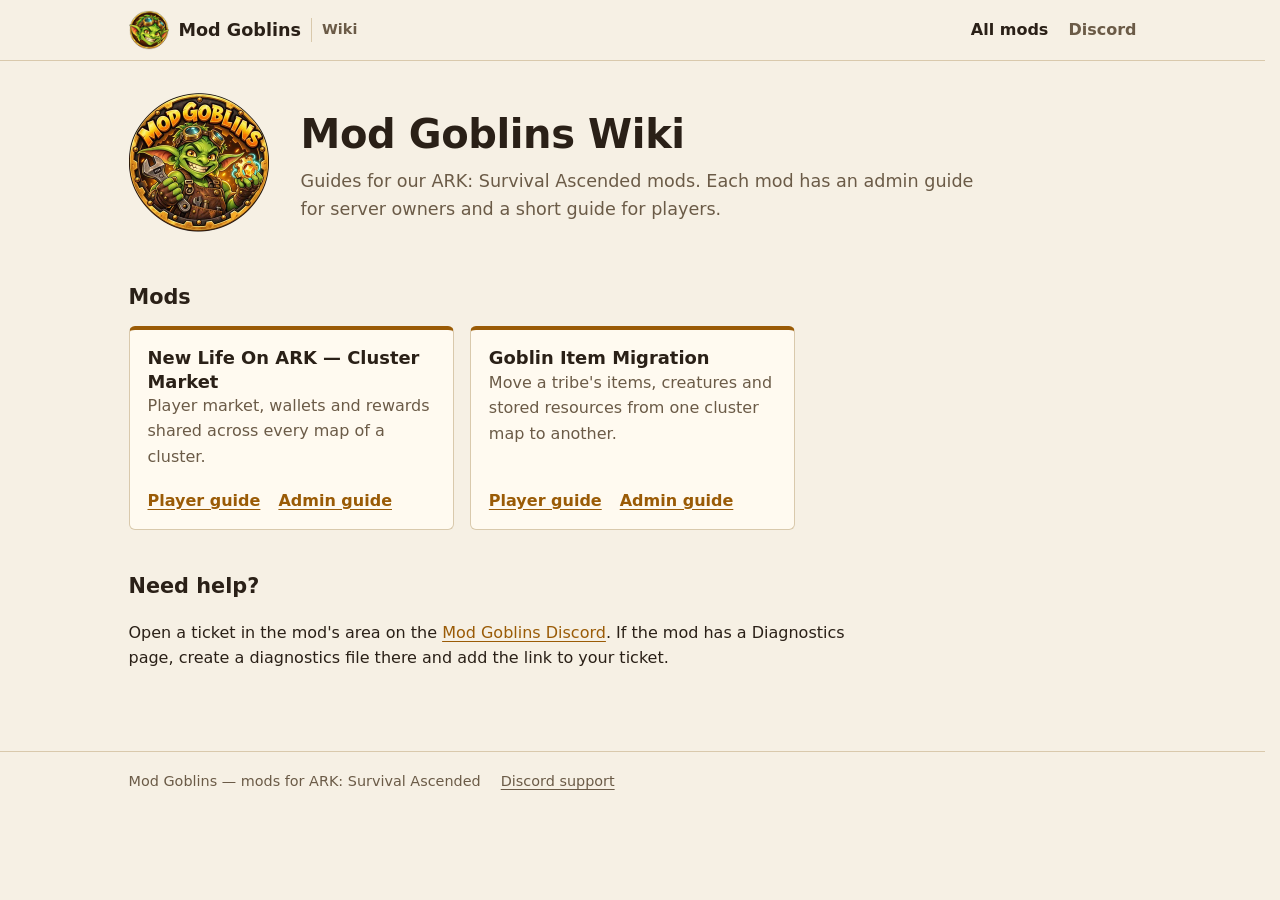
<file: index.html>
<!doctype html>
<html lang="en">
<head>
<meta charset="utf-8">
<meta name="viewport" content="width=device-width, initial-scale=1">
<title>Mod Goblins Wiki</title>
<meta name="description" content="Guides for Mod Goblins mods for ARK: Survival Ascended: admin manuals and player manuals.">
<link rel="icon" href="./assets/favicon.png">
<link rel="stylesheet" href="./assets/site.css?v=9">
</head>
<body>
<header class="top">
  <div class="wrap">
    <a class="brand" href="./"><img src="./assets/mg-icon.png" alt="" width="40" height="40">Mod Goblins <small>Wiki</small></a>
    <nav aria-label="Site">
      <a href="./" aria-current="page">All mods</a>
      <a href="https://discord.gg/modgoblins">Discord</a>
    </nav>
  </div>
</header>
<main class="wrap">
  <div class="hero">
    <img src="assets/mg-logo.webp" alt="Mod Goblins" width="140" height="140">
    <div>
      <h1>Mod Goblins Wiki</h1>
      <p class="lead">Guides for our ARK: Survival Ascended mods. Each mod has an admin guide for server owners and a short guide for players.</p>
    </div>
  </div>

  <h2>Mods</h2>
  <!-- One <li> card per mod. Each mod chat adds its own card here (see README.md). -->
  <ul class="mods">
    <li>
      <div class="what">
        <h3><a href="NL-cluster-market/">New Life On ARK — Cluster Market</a></h3>
        <p>Player market, wallets and rewards shared across every map of a cluster.</p>
      </div>
      <div class="go">
        <a href="NL-cluster-market/player/">Player guide</a>
        <a href="NL-cluster-market/admin/">Admin guide</a>
      </div>
    </li>
    <li>
      <div class="what">
        <h3><a href="goblin-item-migration/">Goblin Item Migration</a></h3>
        <p>Move a tribe's items, creatures and stored resources from one cluster map to another.</p>
      </div>
      <div class="go">
        <a href="goblin-item-migration/player/">Player guide</a>
        <a href="goblin-item-migration/admin/">Admin guide</a>
      </div>
    </li>
  </ul>

  <h2>Need help?</h2>
  <p>Open a ticket in the mod's area on the <a href="https://discord.gg/modgoblins">Mod Goblins Discord</a>. If the mod has a Diagnostics page, create a diagnostics file there and add the link to your ticket.</p>
</main>
<footer>
  <div class="wrap">
    <span>Mod Goblins — mods for ARK: Survival Ascended</span>
    <a href="https://discord.gg/modgoblins">Discord support</a>
  </div>
</footer>
</body>
</html>
</file>
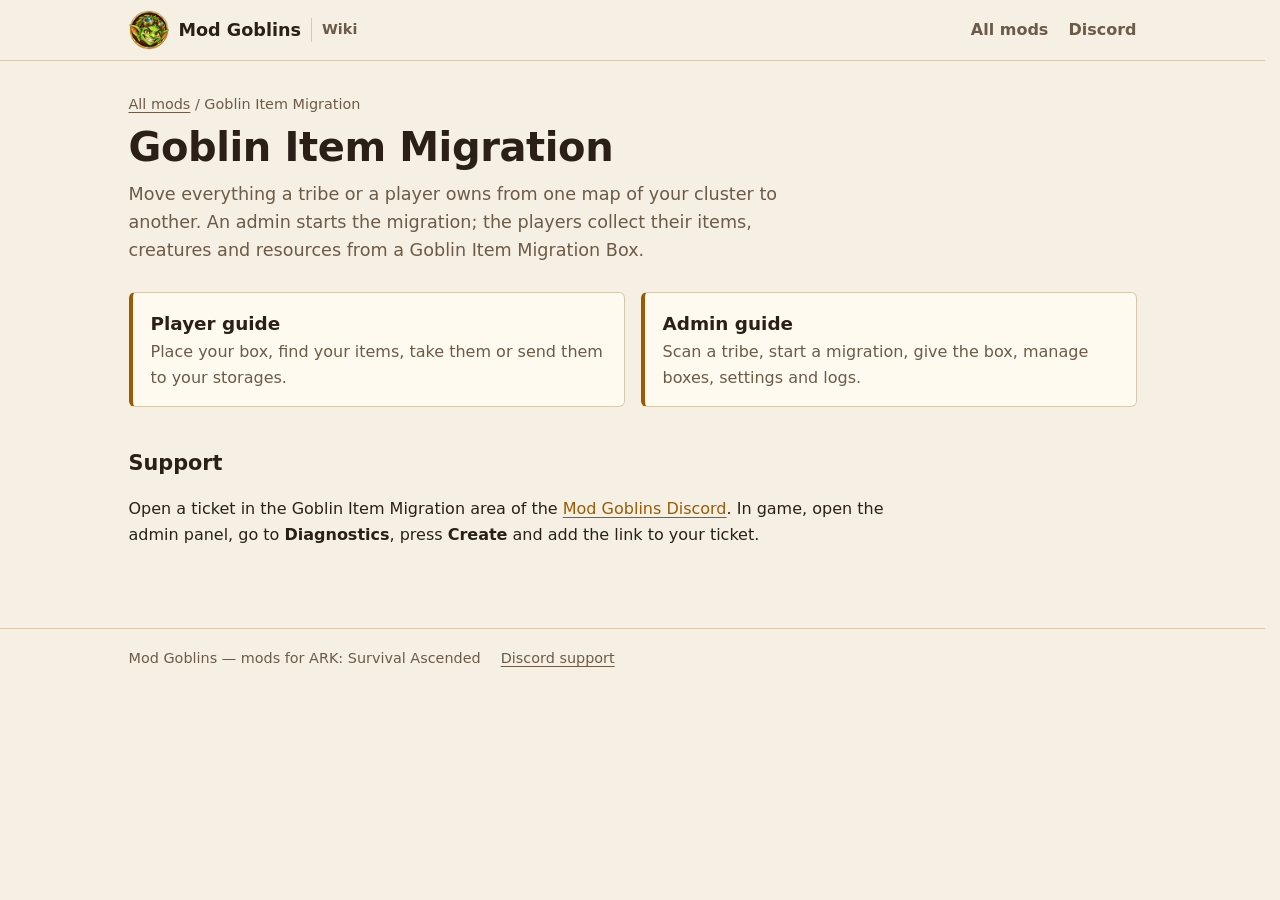
<file: goblin-item-migration/index.html>
<!doctype html>
<html lang="en">
<head>
<meta charset="utf-8">
<meta name="viewport" content="width=device-width, initial-scale=1">
<title>Goblin Item Migration — Mod Goblins Wiki</title>
<meta name="description" content="Guides for Goblin Item Migration: admin guide and player guide.">
<link rel="icon" href="../assets/favicon.png">
<link rel="stylesheet" href="../assets/site.css?v=9">
</head>
<body>
<header class="top">
  <div class="wrap">
    <a class="brand" href="../"><img src="../assets/mg-icon.png" alt="" width="40" height="40">Mod Goblins <small>Wiki</small></a>
    <nav aria-label="Site">
      <a href="../">All mods</a>
      <a href="https://discord.gg/modgoblins">Discord</a>
    </nav>
  </div>
</header>
<main class="wrap">
  <p class="crumbs"><a href="../">All mods</a> / Goblin Item Migration</p>
  <h1>Goblin Item Migration</h1>
  <p class="lead">Move everything a tribe or a player owns from one map of your cluster to another. An admin starts the migration; the players collect their items, creatures and resources from a Goblin Item Migration Box.</p>

  <ul class="panels">
    <li><a class="panel" href="player/"><strong>Player guide</strong><span>Place your box, find your items, take them or send them to your storages.</span></a></li>
    <li><a class="panel" href="admin/"><strong>Admin guide</strong><span>Scan a tribe, start a migration, give the box, manage boxes, settings and logs.</span></a></li>
  </ul>

  <h2>Support</h2>
  <p>Open a ticket in the Goblin Item Migration area of the <a href="https://discord.gg/modgoblins">Mod Goblins Discord</a>. In game, open the admin panel, go to <strong>Diagnostics</strong>, press <strong>Create</strong> and add the link to your ticket.</p>
</main>
<footer>
  <div class="wrap">
    <span>Mod Goblins — mods for ARK: Survival Ascended</span>
    <a href="https://discord.gg/modgoblins">Discord support</a>
  </div>
</footer>
</body>
</html>
</file>
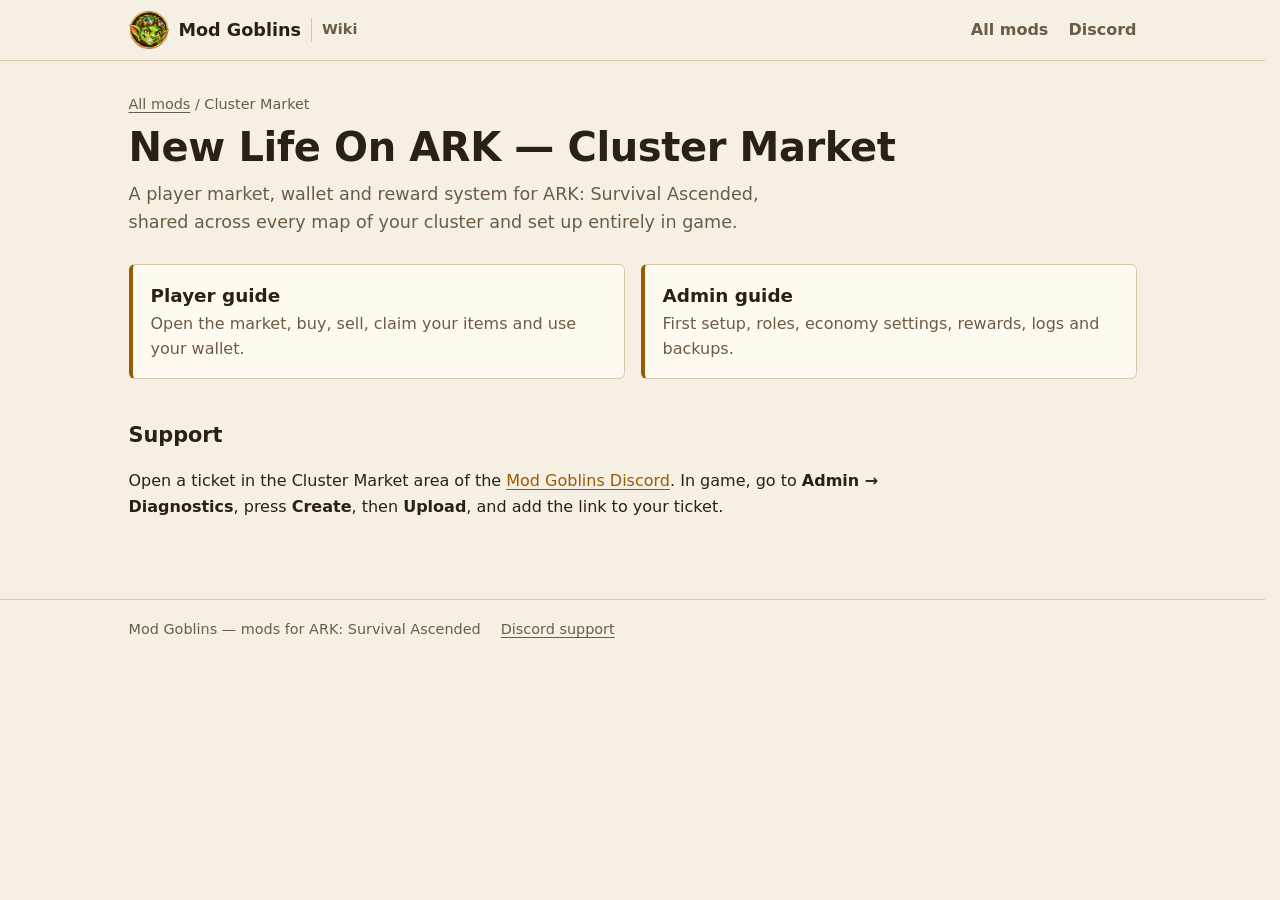
<file: NL-cluster-market/index.html>
<!doctype html>
<html lang="en">
<head>
<meta charset="utf-8">
<meta name="viewport" content="width=device-width, initial-scale=1">
<title>Cluster Market — Mod Goblins Wiki</title>
<meta name="description" content="Guides for New Life On ARK - Cluster Market: admin guide and player guide.">
<link rel="icon" href="../assets/favicon.png">
<link rel="stylesheet" href="../assets/site.css?v=9">
</head>
<body>
<header class="top">
  <div class="wrap">
    <a class="brand" href="../"><img src="../assets/mg-icon.png" alt="" width="40" height="40">Mod Goblins <small>Wiki</small></a>
    <nav aria-label="Site">
      <a href="../">All mods</a>
      <a href="https://discord.gg/modgoblins">Discord</a>
    </nav>
  </div>
</header>
<main class="wrap">
  <p class="crumbs"><a href="../">All mods</a> / Cluster Market</p>
  <h1>New Life On ARK — Cluster Market</h1>
  <p class="lead">A player market, wallet and reward system for ARK: Survival Ascended, shared across every map of your cluster and set up entirely in game.</p>

  <ul class="panels">
    <li><a class="panel" href="player/"><strong>Player guide</strong><span>Open the market, buy, sell, claim your items and use your wallet.</span></a></li>
    <li><a class="panel" href="admin/"><strong>Admin guide</strong><span>First setup, roles, economy settings, rewards, logs and backups.</span></a></li>
  </ul>

  <h2>Support</h2>
  <p>Open a ticket in the Cluster Market area of the <a href="https://discord.gg/modgoblins">Mod Goblins Discord</a>. In game, go to <strong>Admin → Diagnostics</strong>, press <strong>Create</strong>, then <strong>Upload</strong>, and add the link to your ticket.</p>
</main>
<footer>
  <div class="wrap">
    <span>Mod Goblins — mods for ARK: Survival Ascended</span>
    <a href="https://discord.gg/modgoblins">Discord support</a>
  </div>
</footer>
</body>
</html>
</file>
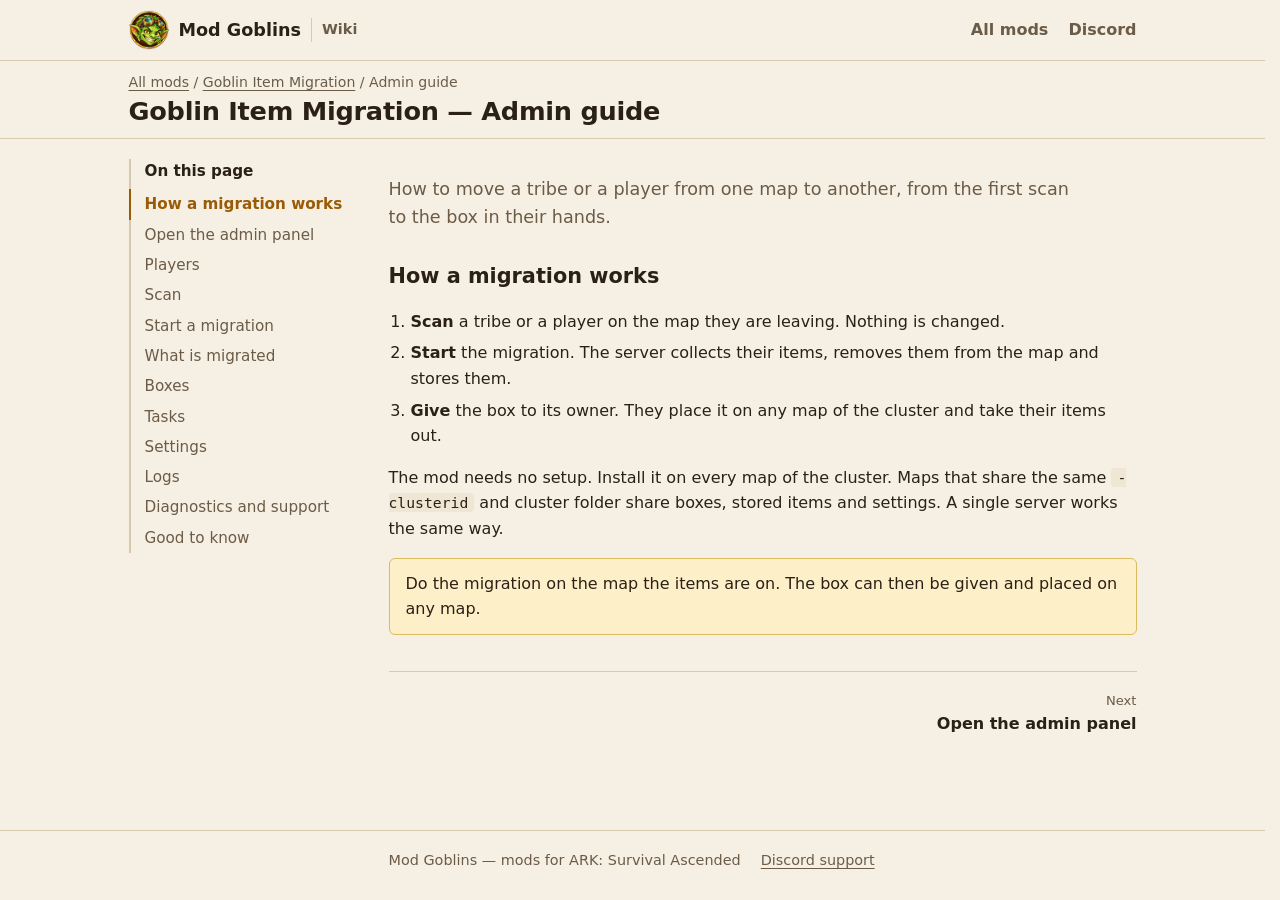
<file: goblin-item-migration/admin/index.html>
<!doctype html>
<html lang="en">
<head>
<meta charset="utf-8">
<meta name="viewport" content="width=device-width, initial-scale=1">
<title>Goblin Item Migration Admin guide — Mod Goblins Wiki</title>
<meta name="description" content="How to migrate a tribe with Goblin Item Migration: scan, start, give the box, manage boxes and settings.">
<link rel="icon" href="../../assets/favicon.png">
<link rel="stylesheet" href="../../assets/site.css?v=9">
</head>
<body>
<div class="sticky">
<header class="top">
  <div class="wrap">
    <a class="brand" href="../../"><img src="../../assets/mg-icon.png" alt="" width="40" height="40">Mod Goblins <small>Wiki</small></a>
    <nav aria-label="Site">
      <a href="../../">All mods</a>
      <a href="https://discord.gg/modgoblins">Discord</a>
    </nav>
  </div>
</header>
<div class="pagehead">
  <div class="wrap">
    <p class="crumbs"><a href="../../">All mods</a> / <a href="../">Goblin Item Migration</a> / Admin guide</p>
    <h1>Goblin Item Migration — Admin guide</h1>
  </div>
</div>
</div>
<main class="wrap">
  <div class="guide">
    <nav class="toc" aria-label="On this page">
      <div class="toc-in">
      <strong>On this page</strong>
      <ol>
      <li><a href="#overview">How a migration works</a></li>
      <li><a href="#open">Open the admin panel</a></li>
      <li><a href="#players">Players</a></li>
      <li><a href="#scan">Scan</a></li>
      <li><a href="#start">Start a migration</a></li>
      <li><a href="#what">What is migrated</a></li>
      <li><a href="#boxes">Boxes</a></li>
      <li><a href="#tasks">Tasks</a></li>
      <li><a href="#settings">Settings</a></li>
      <li><a href="#logs">Logs</a></li>
      <li><a href="#diag">Diagnostics and support</a></li>
      <li><a href="#tips">Good to know</a></li>
      </ol>
      </div>
    </nav>
    <article>
    <div class="intro">
      <p class="lead">How to move a tribe or a player from one map to another, from the first scan to the box in their hands.</p>

    </div>
    <section class="sec" id="overview">
    <h2>How a migration works</h2>
    <ol class="steps">
      <li><strong>Scan</strong> a tribe or a player on the map they are leaving. Nothing is changed.</li>
      <li><strong>Start</strong> the migration. The server collects their items, removes them from the map and stores them.</li>
      <li><strong>Give</strong> the box to its owner. They place it on any map of the cluster and take their items out.</li>
    </ol>
    <p>The mod needs no setup. Install it on every map of the cluster. Maps that share the same <code>-clusterid</code> and cluster folder share boxes, stored items and settings. A single server works the same way.</p>
    <div class="note"><p>Do the migration on the map the items are on. The box can then be given and placed on any map.</p></div>
    </section>
    <section class="sec" id="open">
    <h2>Open the admin panel</h2>
    <figure><a href="../img/admin-wheel.webp"><img src="../img/admin-wheel.webp" alt="The radial wheel with the Goblin Migration entry selected" width="860" height="940" loading="lazy"></a><figcaption>The admin entry on the radial wheel.</figcaption></figure>
    <ol class="steps">
      <li>Log in as an ARK admin (<code>enablecheats</code>).</li>
      <li>Hold your radial wheel key and pick the <strong>(Admin) Goblin Migration</strong> entry.</li>
    </ol>
    <p>Only admins see the entry. The panel has five tabs: <strong>Players</strong>, <strong>Tasks</strong>, <strong>Settings</strong>, <strong>Logs</strong> and <strong>Diagnostics</strong>.</p>
    </section>
    <section class="sec" id="players">
    <h2>Players</h2>
    <figure><a href="../img/admin-players.webp"><img src="../img/admin-players.webp" alt="The Players tab" width="1633" height="1206" loading="lazy"></a><figcaption>Players: everyone known in the cluster.</figcaption></figure>
    <p>Every player known in the cluster, online or offline. Type in the search box to filter, or choose All, Online or Offline. Each row shows the account ID and the player's characters with their maps.</p>
    <p>Click a player to open their page. It has four tabs:</p>
    <ul>
      <li><strong>Maps:</strong> one row per map the player has a character on, with the tribe and the role there. A tribe owner or a player without a tribe has a <strong>Scan</strong> button. A tribe member is migrated from the owner's page; the row tells you whose.</li>
      <li><strong>Scans:</strong> finished and running scans.</li>
      <li><strong>Jobs:</strong> running and finished migrations.</li>
      <li><strong>Boxes:</strong> the boxes of this player or tribe.</li>
    </ul>
    <figure><a href="../img/admin-maps.webp"><img src="../img/admin-maps.webp" alt="The Maps tab of a player" width="1633" height="1206" loading="lazy"></a><figcaption>A player's Maps tab: Scan starts here.</figcaption></figure>
    </section>
    <section class="sec" id="scan">
    <h2>Scan</h2>
    <figure><a href="../img/admin-scan.webp"><img src="../img/admin-scan.webp" alt="A finished scan with the Start button" width="1633" height="1206" loading="lazy"></a><figcaption>A finished scan: what would be migrated, with Start and Delete.</figcaption></figure>
    <p>A scan counts what would be migrated. It changes nothing on the map.</p>
    <ul>
      <li>Items in player inventories and sleeping bodies, in structures, and on tamed creatures.</li>
      <li>Resources in Tek Dedicated Storages and in counter-style storages from other mods, shown as a separate total.</li>
      <li>Creatures that will go into cryopods, and creatures that will stay (ridden, dead, or not allowed in a cryopod).</li>
      <li>What stays on the map: placed structures.</li>
    </ul>
    <p>Large tribes take a few minutes. The scan runs in small steps so the server keeps running. Scans are kept until you delete them or press <strong>Clear scans</strong>.</p>
    </section>
    <section class="sec" id="start">
    <h2>Start a migration</h2>
    <figure><a href="../img/admin-job.webp"><img src="../img/admin-job.webp" alt="A running migration on the Jobs tab" width="1633" height="1206" loading="lazy"></a><figcaption>A running job on the Jobs tab.</figcaption></figure>
    <ol class="steps">
      <li>On the <strong>Scans</strong> tab press <strong>Start</strong> on a finished scan.</li>
      <li>Read the confirm window and confirm.</li>
      <li>Follow the progress on the <strong>Jobs</strong> tab or on <strong>Tasks</strong>. You can close the panel or leave the game; the job runs on the server.</li>
    </ol>
    <ul>
      <li>The map changes while people play, so the job counts again when it starts. A difference from the scan is shown, not treated as an error.</li>
      <li>You can <strong>Cancel</strong> until removing starts. After that the job finishes.</li>
      <li>An item is stored only after it was really removed from the map. An item that could not be removed stays on the map and is listed in the report.</li>
      <li>If the server restarts during a job, the job continues after the restart from what is really on the map.</li>
    </ul>
    <figure><a href="../img/admin-confirm.webp"><img src="../img/admin-confirm.webp" alt="The confirm window with a warning about waiting items" width="1633" height="1206" loading="lazy"></a><figcaption>The confirm window. The red lines appear when the tribe still has items waiting from an earlier migration.</figcaption></figure>
    <div class="note"><p><strong>Items already waiting.</strong> If the tribe still has items waiting from an earlier migration of the same map, Start warns you and shows when they last took something. <strong>Continue</strong> adds the new items to the same box. <strong>Clear box first</strong> removes the waiting items; you must type CLEAR. Cleared items can be restored from the box page for the time set in <em>Keep cleared items</em>.</p></div>
    </section>
    <section class="sec" id="what">
    <h2>What is migrated</h2>
    <div class="table-wrap"><table>
      <thead><tr><th>Migrated</th><th>Stays on the map</th></tr></thead>
      <tbody>
      <tr><td>Items in inventories of players (also sleeping), structures and tamed creatures</td><td>Placed structures</td></tr>
      <tr><td>Tamed creatures on the map, in cryopods with their saddle</td><td>Creatures that are ridden, dead, or cannot enter a cryopod</td></tr>
      <tr><td>Cryopods and Dino Depot balls with their creatures</td><td>Engrams</td></tr>
      <tr><td>Contents of Tek Dedicated Storages and counter-style mod storages</td><td>Items the game does not allow to be dropped (bound skins, the implant)</td></tr>
      <tr><td>Blueprints, Element, artifacts, tribute items, trophies, items of other mods</td><td>Wild creatures</td></tr>
      </tbody>
    </table></div>
    <p>Resources that spoil (meat, berries) lose a little while a long job runs. The storage is emptied and the box receives the amount that was collected.</p>
    </section>
    <section class="sec" id="boxes">
    <h2>Boxes</h2>
    <figure><a href="../img/admin-boxes.webp"><img src="../img/admin-boxes.webp" alt="The Boxes tab of a player" width="1633" height="1206" loading="lazy"></a><figcaption>A player's boxes.</figcaption></figure>
    <figure><a href="../img/admin-box.webp"><img src="../img/admin-box.webp" alt="The box page" width="1633" height="1206" loading="lazy"></a><figcaption>The box page before the box is given: Give box, Give me, Give to, Change owner, Delete, and the waiting items by category.</figcaption></figure>
    <p>The <strong>Boxes</strong> tab of a player lists their boxes: how many items and cards are waiting and the state of the box. Click a box to open its page.</p>
    <ul>
      <li><strong>Information:</strong> owner, source map, time left, where the box is placed, who may use it.</li>
      <li><strong>Waiting items</strong> by category, to look at only.</li>
      <li><strong>Give box:</strong> gives the box to its owner: the tribe owner, or the player if they have no tribe. If the owner is on another map of the cluster, the box arrives there. If they are offline, it arrives when they join.</li>
      <li><strong>Give me:</strong> gives the box to you, paused, so you can hand it over yourself. The time starts when the box leaves your inventory.</li>
      <li><strong>Give to:</strong> pick any player of the cluster from the list. Use it when the owner is not around. If the owner is online somewhere in the cluster, the box still goes to the owner and the player you picked gets a notice. If the owner is offline, the player you picked holds the box for now; it goes back to the owner when the owner comes online.</li>
      <li><strong>Change owner:</strong> pick a member of the same tribe from the list. That player becomes the owner of the box for good, for example when the old tribe owner no longer plays.</li>
      <li><strong>Time:</strong> add or remove hours and days, or set an exact time.</li>
      <li><strong>Pick Up</strong> and <strong>Demolish</strong> work from any distance on a placed box. The stored items are not touched.</li>
      <li><strong>Delete</strong> removes the box and keeps the items, so a new box can be given. <strong>Delete + items</strong> removes both.</li>
      <li><strong>Restore cleared:</strong> brings back items removed with Clear box first.</li>
    </ul>
    <p>A tribe has one valid box per source map. Giving a new one makes the old one disappear.</p>
    </section>
    <section class="sec" id="tasks">
    <h2>Tasks</h2>
    <figure><a href="../img/admin-tasks.webp"><img src="../img/admin-tasks.webp" alt="The Tasks tab" width="1633" height="1206" loading="lazy"></a><figcaption>Tasks: everything running in the cluster.</figcaption></figure>
    <p>Every scan and migration running anywhere in the cluster, for all admins. Click a row to jump to that player's page.</p>
    </section>
    <section class="sec" id="settings">
    <h2>Settings</h2>
    <p>Settings apply to the whole cluster. Change the values and press <strong>Save</strong>. Leaving the tab with unsaved changes asks first.</p>
    <div class="table-wrap"><table>
      <thead><tr><th>Setting</th><th>What it does</th></tr></thead>
      <tbody>
      <tr><td>Placement time</td><td>How long a given box may stay unplaced. Starts when the box is given.</td></tr>
      <tr><td>Use time</td><td>How long a placed box stays. Starts at the first placement.</td></tr>
      <tr><td>Lifetime check period</td><td>How often the boxes' times are checked.</td></tr>
      <tr><td>Box leaves after the last item</td><td>Delay before an empty box rises and explodes.</td></tr>
      <tr><td>Tribe owners can change box access</td><td>On: the owner sees the gear button in the box window. Off: every box is owner only.</td></tr>
      <tr><td>Storage scan interval</td><td>How often old box items left in storages are removed. 0 = only when a box is deleted.</td></tr>
      <tr><td>Explosion effect</td><td>The box rises and explodes when it leaves.</td></tr>
      <tr><td>Box sounds volume</td><td>Launch and explosion sounds, 0 to 100.</td></tr>
      <tr><td>Notify the player when a box arrives</td><td>A notice on the player's screen.</td></tr>
      <tr><td>Max waiting time for items without a box</td><td>Stored items whose box was never given are removed after this time.</td></tr>
      <tr><td>Log retention</td><td>Log lines older than this many days are removed. 0 = no day limit; the newest 5000 lines stay.</td></tr>
      <tr><td>Stop Take all at the weight limit</td><td>Take all and Take category stop when the player cannot carry more. A single Take always takes.</td></tr>
      <tr><td>Dedicated storage range</td><td>How far from the box Send to Dedicated Storage looks for the tribe's storages, in meters. 0 = no limit.</td></tr>
      <tr><td>Send to range</td><td>How far from the box Send to... looks for the tribe's structures, in meters. 0 = the whole map.</td></tr>
      <tr><td>Save the world after a migration</td><td>Saves the map right after the items left it, so a crash cannot bring them back. The server pauses for a moment.</td></tr>
      <tr><td>Keep cleared items</td><td>How long items removed with Clear box first can be restored.</td></tr>
      </tbody>
    </table></div>
    <figure><a href="../img/admin-settings-1.webp"><img src="../img/admin-settings-1.webp" alt="Settings, first part" width="1633" height="1206" loading="lazy"></a><figcaption>Settings, part 1.</figcaption></figure>
    <figure><a href="../img/admin-settings-2.webp"><img src="../img/admin-settings-2.webp" alt="Settings, second part" width="1633" height="1206" loading="lazy"></a><figcaption>Settings, part 2.</figcaption></figure>
    <figure><a href="../img/admin-settings-3.webp"><img src="../img/admin-settings-3.webp" alt="Settings, third part" width="1633" height="1206" loading="lazy"></a><figcaption>Settings, part 3.</figcaption></figure>
    </section>
    <section class="sec" id="logs">
    <h2>Logs</h2>
    <figure><a href="../img/admin-logs.webp"><img src="../img/admin-logs.webp" alt="The Logs tab with four lines" width="1633" height="1206" loading="lazy"></a><figcaption>Logs: date, tribe, event and who did it.</figcaption></figure>
    <p>What was done on this map: scans, migrations, boxes given, time changes, deletions, with the date, the tribe and the admin. The newest lines are on top. Old lines are removed by the <em>Log retention</em> setting.</p>
    </section>
    <section class="sec" id="diag">
    <h2>Diagnostics and support</h2>
    <figure><a href="../img/admin-diagnostics.webp"><img src="../img/admin-diagnostics.webp" alt="The Diagnostics tab" width="1633" height="1206" loading="lazy"></a><figcaption>Diagnostics: create a file, then copy its link.</figcaption></figure>
    <ol class="steps">
      <li>Open the <strong>Diagnostics</strong> tab and press <strong>Create</strong>.</li>
      <li>Copy the link from the Link box.</li>
      <li>Open a ticket in the Goblin Item Migration area of the <a href="https://discord.gg/modgoblins">Mod Goblins Discord</a> and add the link.</li>
    </ol>
    <p>The file holds the mod's own records of the last scans and jobs: what was taken, what was skipped and why. It has no passwords.</p>
    </section>
    <section class="sec" id="tips">
    <h2>Good to know</h2>
    <ul>
      <li>Migrate while the tribe is offline if you can. Items that players move during a job are simply counted as they are at that moment.</li>
      <li>A member of a tribe is migrated with the tribe, from the owner's page.</li>
      <li>The mod uses only base-game content. No DLC is required.</li>
      <li>Works on PC and consoles.</li>
    </ul>
    </section>
    <nav class="pager" aria-label="Sections"></nav>
    </article>
  </div>
</main>
<footer>
  <div class="wrap">
    <span>Mod Goblins — mods for ARK: Survival Ascended</span>
    <a href="https://discord.gg/modgoblins">Discord support</a>
  </div>
</footer>
<script src="../../assets/site.js?v=5"></script>
</body>
</html>
</file>
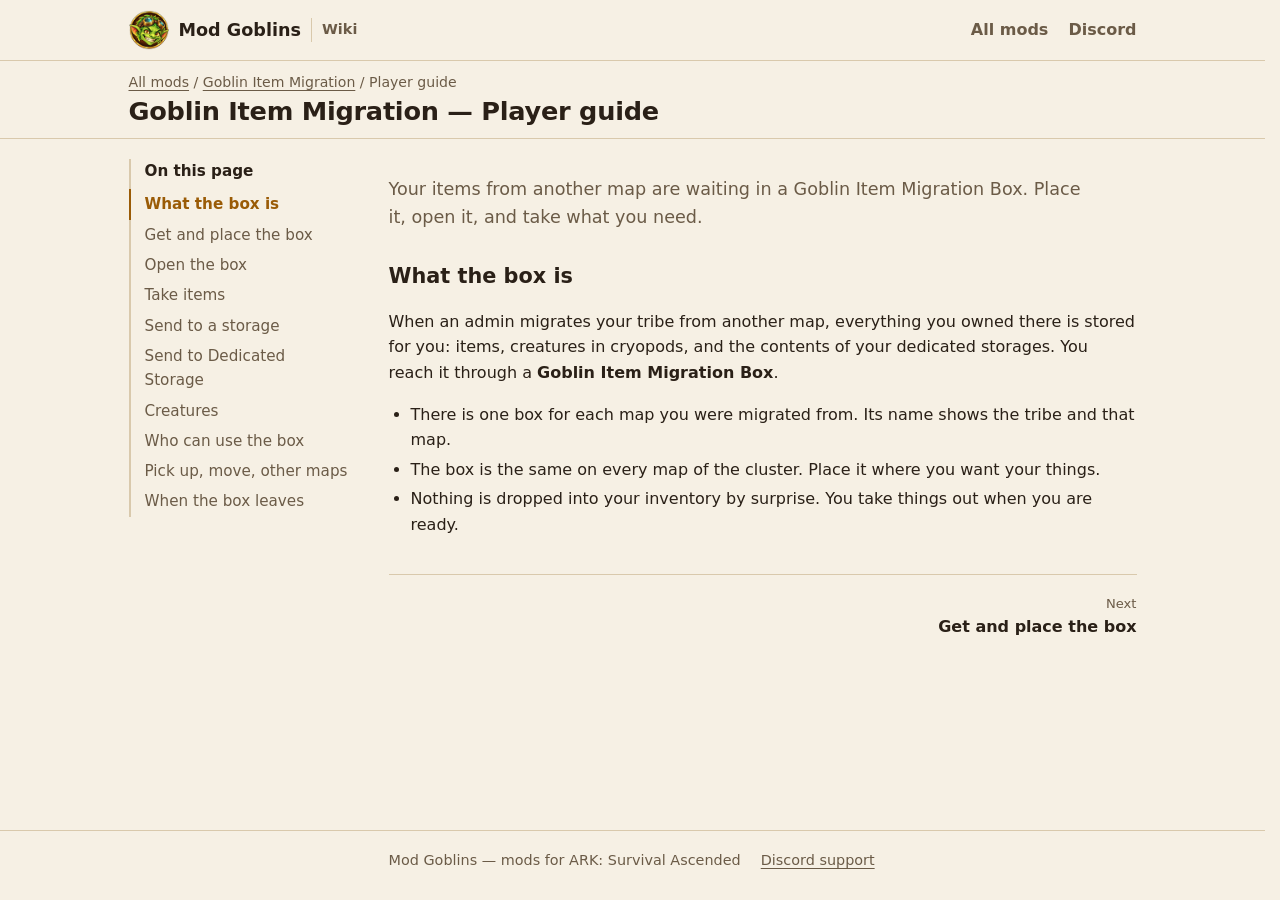
<file: goblin-item-migration/player/index.html>
<!doctype html>
<html lang="en">
<head>
<meta charset="utf-8">
<meta name="viewport" content="width=device-width, initial-scale=1">
<title>Goblin Item Migration Player guide — Mod Goblins Wiki</title>
<meta name="description" content="How to use the Goblin Item Migration Box as a player: place it, take your items, send them to storages.">
<link rel="icon" href="../../assets/favicon.png">
<link rel="stylesheet" href="../../assets/site.css?v=9">
</head>
<body>
<div class="sticky">
<header class="top">
  <div class="wrap">
    <a class="brand" href="../../"><img src="../../assets/mg-icon.png" alt="" width="40" height="40">Mod Goblins <small>Wiki</small></a>
    <nav aria-label="Site">
      <a href="../../">All mods</a>
      <a href="https://discord.gg/modgoblins">Discord</a>
    </nav>
  </div>
</header>
<div class="pagehead">
  <div class="wrap">
    <p class="crumbs"><a href="../../">All mods</a> / <a href="../">Goblin Item Migration</a> / Player guide</p>
    <h1>Goblin Item Migration — Player guide</h1>
  </div>
</div>
</div>
<main class="wrap">
  <div class="guide">
    <nav class="toc" aria-label="On this page">
      <div class="toc-in">
      <strong>On this page</strong>
      <ol>
      <li><a href="#what">What the box is</a></li>
      <li><a href="#place">Get and place the box</a></li>
      <li><a href="#open">Open the box</a></li>
      <li><a href="#take">Take items</a></li>
      <li><a href="#send">Send to a storage</a></li>
      <li><a href="#ds">Send to Dedicated Storage</a></li>
      <li><a href="#creatures">Creatures</a></li>
      <li><a href="#access">Who can use the box</a></li>
      <li><a href="#move">Pick up, move, other maps</a></li>
      <li><a href="#end">When the box leaves</a></li>
      </ol>
      </div>
    </nav>
    <article>
    <div class="intro">
      <p class="lead">Your items from another map are waiting in a Goblin Item Migration Box. Place it, open it, and take what you need.</p>

    </div>
    <section class="sec" id="what">
    <h2>What the box is</h2>
    <p>When an admin migrates your tribe from another map, everything you owned there is stored for you: items, creatures in cryopods, and the contents of your dedicated storages. You reach it through a <strong>Goblin Item Migration Box</strong>.</p>
    <ul>
      <li>There is one box for each map you were migrated from. Its name shows the tribe and that map.</li>
      <li>The box is the same on every map of the cluster. Place it where you want your things.</li>
      <li>Nothing is dropped into your inventory by surprise. You take things out when you are ready.</li>
    </ul>
    </section>
    <section class="sec" id="place">
    <h2>Get and place the box</h2>
    <figure><a href="../img/box-notice.webp"><img src="../img/box-notice.webp" alt="Notice: a Goblin Item Migration Box has arrived" width="810" height="178" loading="lazy"></a><figcaption>The notice you see when an admin gives you a box.</figcaption></figure>
    <figure><a href="../img/box-item.webp"><img src="../img/box-item.webp" alt="The box item in the inventory with its tooltip" width="940" height="480" loading="lazy"></a><figcaption>The box item: who it is assigned to and how long you have to place it.</figcaption></figure>
    <ol class="steps">
      <li>An admin gives you the box. A notice appears on your screen and the box item is in your inventory.</li>
      <li>Hover the item to see who it is assigned to and how long you have to place it.</li>
      <li>Put it on your hotbar and place it like any structure.</li>
    </ol>
    <p>Only the player or tribe the box is assigned to can place it. The box cannot be damaged.</p>
    <div class="note"><p><strong>Two timers.</strong> The first runs until you place the box for the first time. The second starts at that moment and runs until the box leaves. Both are shown on the item, on the placed box and in the box window. When the time runs out, items still inside are lost.</p></div>
    <figure><a href="../img/box-placed.webp"><img src="../img/box-placed.webp" alt="A placed Goblin Item Migration Box" width="760" height="750" loading="lazy"></a><figcaption>A placed box shows its owner, the time left and who may use it.</figcaption></figure>
    </section>
    <section class="sec" id="open">
    <h2>Open the box</h2>
    <figure><a href="../img/box-window.webp"><img src="../img/box-window.webp" alt="The box window with All selected" width="1387" height="1162" loading="lazy"></a><figcaption>The box window: categories on the left, your items as cards, the buttons at the bottom.</figcaption></figure>
    <p>Look at the box and press your use key. The window shows your items as cards.</p>
    <ul>
      <li><strong>Categories on the left</strong> with the number of cards in each: Creatures, Saddles, Armor, Weapons, Tools, Structures, Resources, Tributes, Consumables, Ammo, Dye &amp; Cosmetics, Blueprints, Mod items and Other. <strong>All</strong> shows everything; there each card also names its category.</li>
      <li><strong>Search</strong> at the top finds cards by name.</li>
      <li><strong>Cards</strong> show the icon, the name, the amount and the quality. Items that stack are shown as one card with the full amount.</li>
      <li><strong>Bottom line:</strong> how many cards, stacks and items are waiting, and the time left.</li>
      <li>Long lists are split into pages of 200 cards. Use <strong>Prev</strong> and <strong>Next</strong>.</li>
    </ul>
    <p>Only one player can use a box at a time. If a tribe mate has it open you see who is using it; the window opens by itself when they close it.</p>
    </section>
    <section class="sec" id="take">
    <h2>Take items</h2>
    <ul>
      <li><strong>Take</strong> on a card takes that card. For a stacked card it takes as many stacks as you can hold; the rest stays on the card.</li>
      <li><strong>Take category</strong> takes everything in the selected category. In All the button is <strong>Take all</strong>.</li>
    </ul>
    <p>Taken stacks join the stacks you already carry. A big take is done in steps, so the window stays responsive; press the button again to continue.</p>
    <ul>
      <li>If your inventory is full, the rest stays in the box and the message tells you how much.</li>
      <li>Take category and Take all stop when you reach your weight limit. A single <strong>Take</strong> always takes the item, even if it makes you too heavy.</li>
    </ul>
    </section>
    <section class="sec" id="send">
    <h2>Send to a storage</h2>
    <figure><a href="../img/box-sendto.webp"><img src="../img/box-sendto.webp" alt="The Send to list of nearby structures" width="1387" height="1162" loading="lazy"></a><figcaption>Send to...: your tribe's nearby structures with distance, free slots and how much fits.</figcaption></figure>
    <p>You do not have to carry everything. <strong>Send</strong> on a card, or <strong>Send to...</strong> for the whole list you are looking at, moves items straight into a structure of your tribe.</p>
    <ol class="steps">
      <li>Press <strong>Send</strong> or <strong>Send to...</strong>. A list of your tribe's nearby structures that accept these items opens, nearest first, with the distance and how much fits.</li>
      <li>Click a row to see a light beam above that structure, so you know which one it is. Only you see the beam.</li>
      <li>Press <strong>Send</strong>. If only part fits you are asked first.</li>
    </ol>
    <p>Up to 50 stacks go per click. Press again to send more. What does not fit stays in the box.</p>
    </section>
    <section class="sec" id="ds">
    <h2>Send to Dedicated Storage</h2>
    <figure><a href="../img/box-resources.webp"><img src="../img/box-resources.webp" alt="The Resources category with stacked cards" width="1387" height="1162" loading="lazy"></a><figcaption>Resources: one card per item with the full amount, and Send to Dedicated Storage at the bottom.</figcaption></figure>
    <p><strong>Send to Dedicated Storage</strong> moves the stackable items of the selected category into your tribe's dedicated storages near the box: first into storages that already hold that item, then into empty ones. In All it sends every stackable item.</p>
    <ul>
      <li>It works with Tek Dedicated Storages and with counter-style storages from other mods.</li>
      <li>Items with no matching or empty storage stay in the box. The message tells you which.</li>
      <li>The range is set by the server's admins.</li>
    </ul>
    </section>
    <section class="sec" id="creatures">
    <h2>Creatures</h2>
    <figure><a href="../img/box-creatures.webp"><img src="../img/box-creatures.webp" alt="Creature cards with the filters above" width="1387" height="1162" loading="lazy"></a><figcaption>Creatures: filters on top, one card per creature with level, sex and mutated stats.</figcaption></figure>
    <p>Creatures arrive in cryopods, with their saddle inside the pod. Dino Depot balls are kept as they were.</p>
    <ul>
      <li>Each card shows the species, level, sex, whether the creature is mutated, and which stats carry mutations.</li>
      <li>Filter by <strong>Species</strong>, <strong>Sex</strong>, <strong>Type</strong> (mutated or not) and <strong>Mutated stat</strong>, and choose how the cards are sorted.</li>
      <li>Take the pod and throw it out as usual.</li>
    </ul>
    </section>
    <section class="sec" id="access">
    <h2>Who can use the box</h2>
    <figure><a href="../img/box-access.webp"><img src="../img/box-access.webp" alt="The Box access panel" width="1387" height="1162" loading="lazy"></a><figcaption>Box access, opened with the gear button. Only the tribe owner sees it.</figcaption></figure>
    <p>By default only the tribe owner can open the box. The owner can press the gear button in the box window and allow:</p>
    <ul>
      <li><strong>Tribe admins</strong>, or</li>
      <li><strong>All tribe members</strong>.</li>
    </ul>
    <p>Players of other tribes cannot open the box or pick it up. The server's admins can switch this choice off; then every box is owner only.</p>
    </section>
    <section class="sec" id="move">
    <h2>Pick up, move, other maps</h2>
    <ul>
      <li>Anyone who may use the box can pick it up and place it somewhere else. It keeps its contents and its timers.</li>
      <li>Carry the box item to another map of the cluster and place it there. You see the same items.</li>
      <li>Items from another mod stay in the box on a map where that mod is not installed. Open the box on a map that has the mod to take them.</li>
    </ul>
    </section>
    <section class="sec" id="end">
    <h2>When the box leaves</h2>
    <p>When the last item is taken, or the time runs out, the box rises and bursts like a firework. There is nothing to clean up.</p>
    <p>Lost your box item, or need more time? Ask an admin. They can give the box again or add time; your items are stored on the server, not in the box item.</p>
    </section>
    <nav class="pager" aria-label="Sections"></nav>
    </article>
  </div>
</main>
<footer>
  <div class="wrap">
    <span>Mod Goblins — mods for ARK: Survival Ascended</span>
    <a href="https://discord.gg/modgoblins">Discord support</a>
  </div>
</footer>
<script src="../../assets/site.js?v=5"></script>
</body>
</html>
</file>
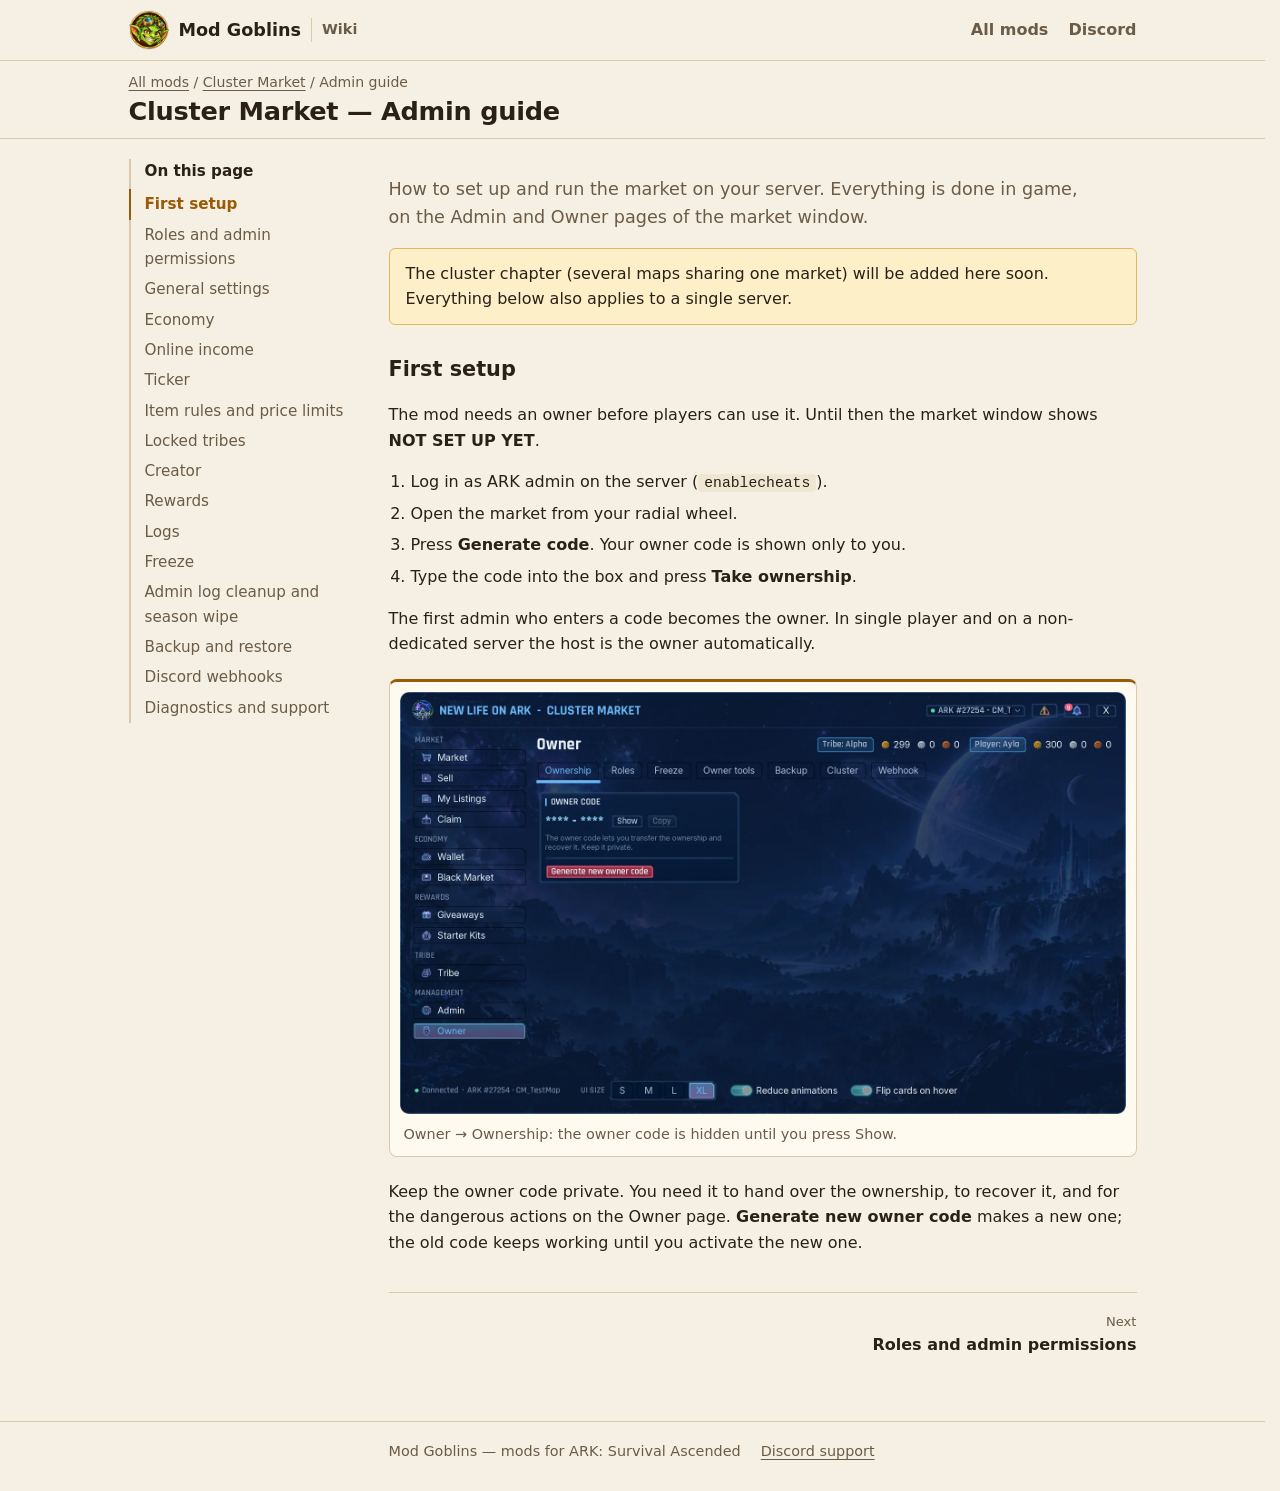
<file: NL-cluster-market/admin/index.html>
<!doctype html>
<html lang="en">
<head>
<meta charset="utf-8">
<meta name="viewport" content="width=device-width, initial-scale=1">
<title>Cluster Market Admin guide — Mod Goblins Wiki</title>
<meta name="description" content="How to set up and run Cluster Market on your server: roles, economy, rewards, logs, backups and Discord.">
<link rel="icon" href="../../assets/favicon.png">
<link rel="stylesheet" href="../../assets/site.css?v=9">
</head>
<body>
<div class="sticky">
<header class="top">
  <div class="wrap">
    <a class="brand" href="../../"><img src="../../assets/mg-icon.png" alt="" width="40" height="40">Mod Goblins <small>Wiki</small></a>
    <nav aria-label="Site">
      <a href="../../">All mods</a>
      <a href="https://discord.gg/modgoblins">Discord</a>
    </nav>
  </div>
</header>
<div class="pagehead">
  <div class="wrap">
    <p class="crumbs"><a href="../../">All mods</a> / <a href="../">Cluster Market</a> / Admin guide</p>
    <h1>Cluster Market — Admin guide</h1>
  </div>
</div>
</div>
<main class="wrap">
  <div class="guide">
    <nav class="toc" aria-label="On this page">
      <div class="toc-in">
      <strong>On this page</strong>
      <ol>
      <li><a href="#setup">First setup</a></li>
      <li><a href="#roles">Roles and admin permissions</a></li>
      <li><a href="#general">General settings</a></li>
      <li><a href="#economy">Economy</a></li>
      <li><a href="#income">Online income</a></li>
      <li><a href="#ticker">Ticker</a></li>
      <li><a href="#rules">Item rules and price limits</a></li>
      <li><a href="#locked">Locked tribes</a></li>
      <li><a href="#creator">Creator</a></li>
      <li><a href="#rewards">Rewards</a></li>
      <li><a href="#logs">Logs</a></li>
      <li><a href="#freeze">Freeze</a></li>
      <li><a href="#tools">Admin log cleanup and season wipe</a></li>
      <li><a href="#backup">Backup and restore</a></li>
      <li><a href="#discord">Discord webhooks</a></li>
      <li><a href="#support">Diagnostics and support</a></li>
      </ol>
      </div>
    </nav>
    <article>
    <div class="intro">
      <p class="lead">How to set up and run the market on your server. Everything is done in game, on the Admin and Owner pages of the market window.</p>
      <div class="note"><p>The cluster chapter (several maps sharing one market) will be added here soon. Everything below also applies to a single server.</p></div>
    </div>
    <section class="sec" id="setup">
    <h2>First setup</h2>
    <p>The mod needs an owner before players can use it. Until then the market window shows <strong>NOT SET UP YET</strong>.</p>
    <ol class="steps">
      <li>Log in as ARK admin on the server (<code>enablecheats</code>).</li>
      <li>Open the market from your radial wheel.</li>
      <li>Press <strong>Generate code</strong>. Your owner code is shown only to you.</li>
      <li>Type the code into the box and press <strong>Take ownership</strong>.</li>
    </ol>
    <p>The first admin who enters a code becomes the owner. In single player and on a non-dedicated server the host is the owner automatically.</p>    <figure><a href="../img/owner-ownership.webp"><img src="../img/owner-ownership.webp" alt="Owner page, Ownership tab" width="1600" height="930" loading="lazy"></a><figcaption>Owner → Ownership: the owner code is hidden until you press Show.</figcaption></figure>
    <p>Keep the owner code private. You need it to hand over the ownership, to recover it, and for the dangerous actions on the Owner page. <strong>Generate new owner code</strong> makes a new one; the old code keeps working until you activate the new one.</p>
    </section>
    <section class="sec" id="roles">
    <h2>Roles and admin permissions</h2>
    <figure><a href="../img/owner-roles.webp"><img src="../img/owner-roles.webp" alt="Owner page, Roles tab" width="1600" height="930" loading="lazy"></a><figcaption>Owner → Roles: players on the left, admin permissions on the right.</figcaption></figure>
    <div class="table-wrap"><table>
      <tr><th>Role</th><th>Can do</th></tr>
      <tr><td>Owner</td><td>Everything, including the Owner page.</td></tr>
      <tr><td>Co-owner</td><td>Everything the owner can, except seeing the owner code, handing over the ownership and naming co-owners.</td></tr>
      <tr><td>Admin</td><td>Only the Admin tabs you allow.</td></tr>
    </table></div>
    <ol class="steps">
      <li>Open <strong>Owner → Roles</strong>.</li>
      <li>Find the player with the search box or the Online / Offline and map filters, and click the row.</li>
      <li>Press <strong>Player</strong>, <strong>Admin</strong> or <strong>Co-owner</strong>.</li>
      <li>For an admin, tick the tabs they may use in the <strong>Permissions</strong> card and save.</li>
    </ol>
    <ul>
      <li>Being an ARK admin does not make someone a market admin. You add them here.</li>
      <li>Every permission is one Admin tab. A new admin gets a copy of <strong>Default permissions</strong>; all of them are off until you turn them on.</li>
      <li>An admin does not see the tabs they have no permission for.</li>
      <li>Roles belong to the player's account, so they apply to every character of that player.</li>
      <li><strong>Transfer ownership</strong> hands the market to an online ARK admin. They confirm with the owner code.</li>
    </ul>
    <p>By default, owners and admins see the Admin and Owner pages only while they are logged in as ARK admin. You can turn this off with <strong>Require ARK admin login</strong> in Admin → General.</p>
    </section>
    <section class="sec" id="general">
    <h2>General settings</h2>
    <figure><a href="../img/admin-general.webp"><img src="../img/admin-general.webp" alt="Admin page, General tab" width="1600" height="930" loading="lazy"></a><figcaption>Admin → General. A changed field turns on Save changes at the bottom.</figcaption></figure>
    <div class="table-wrap"><table>
      <tr><th>Setting</th><th>What it does</th><th>Default</th></tr>
      <tr><td>Duration (hours)</td><td>How long a new listing stays open. Open listings keep their time.</td><td>72</td></tr>
      <tr><td>Active listings per tribe</td><td>How many listings a tribe can have open at once.</td><td>20</td></tr>
      <tr><td>Sales tax %</td><td>Taken from the seller on every sale. It leaves the economy.</td><td>5</td></tr>
      <tr><td>Keep items (days)</td><td>How long items wait in Claim before they are deleted.</td><td>30</td></tr>
      <tr><td>Warn before deletion (days)</td><td>Players are warned this many days before.</td><td>3</td></tr>
      <tr><td>Sending money</td><td>Lets players send currency to another tribe or player.</td><td>On</td></tr>
      <tr><td>Personal wallets</td><td>Off: everything uses the tribe wallet.</td><td>On</td></tr>
      <tr><td>Tribe Log (days)</td><td>Older Tribe Log entries are removed.</td><td>10</td></tr>
      <tr><td>Owner absence (days)</td><td>After this time without the owner, ARK admins may take the ownership with the owner code.</td><td>30</td></tr>
      <tr><td>Require ARK admin login</td><td>Owners and admins use the Admin and Owner pages only while logged in as ARK admin.</td><td>On</td></tr>
    </table></div>
    <p>Settings apply as soon as you save. Players do not need to reopen the window.</p>
    </section>
    <section class="sec" id="economy">
    <h2>Economy</h2>
    <figure><a href="../img/admin-economy.webp"><img src="../img/admin-economy.webp" alt="Admin page, Economy tab" width="1600" height="930" loading="lazy"></a><figcaption>Admin → Economy: currencies on the left, exchange, withdraw and listing fee on the right.</figcaption></figure>
    <h3>Currencies</h3>
    <p>There is one main currency and up to two more. For each one you set:</p>
    <ul>
      <li><strong>Name:</strong> shown everywhere in the market.</li>
      <li><strong>Type:</strong> <em>Item</em> means players can deposit and withdraw an item. <em>Digital</em> means it is only a balance.</li>
      <li><strong>Item class:</strong> the item behind the currency. Leave it empty to use the mod's own Gold, Silver and Bronze coins, or press <strong>Choose</strong> to pick any item.</li>
      <li><strong>Enabled</strong> (second and third currency): off hides the currency and it cannot be used for new listings.</li>
    </ul>
    <p>Currency items cannot be listed for sale.</p>
    <h3>Exchange, withdraw and listing fee</h3>
    <ul>
      <li><strong>Exchange:</strong> how many coins of the second and third currency one main coin is worth. 0 means no exchange.</li>
      <li><strong>Withdraw fee %</strong> and <strong>daily limit:</strong> kept from every withdrawal, and how much a wallet may withdraw per day. 0 means no limit.</li>
      <li><strong>Listing fee %:</strong> paid when an item is listed, from the wallet it is listed as. It is never refunded. 0 turns it off.</li>
    </ul>
    </section>
    <section class="sec" id="income">
    <h2>Online income</h2>
    <figure><a href="../img/admin-income.webp"><img src="../img/admin-income.webp" alt="Admin page, Income tab" width="1600" height="930" loading="lazy"></a><figcaption>Admin → Income.</figcaption></figure>
    <p>Pays players for the time they actively play.</p>
    <ul>
      <li><strong>Amount per payment</strong>, <strong>Active seconds</strong> needed for one payment, and a <strong>Daily limit</strong> per player (0 means no limit).</li>
      <li><strong>Currency</strong> and <strong>Paid into</strong>: the personal wallet or the tribe wallet.</li>
      <li><strong>AFK check:</strong> standing still pauses the income after the time you set. Players see an "Income paused" notice until they move.</li>
    </ul>
    </section>
    <section class="sec" id="ticker">
    <h2>Ticker</h2>
    <figure><a href="../img/admin-ticker.webp"><img src="../img/admin-ticker.webp" alt="Admin page, Ticker tab" width="1600" height="930" loading="lazy"></a><figcaption>Admin → Ticker: your message, its look, and the automatic news.</figcaption></figure>
    <p>The ticker is the line that scrolls at the top of every page.</p>
    <ul>
      <li>Write your message, pick a colour, an effect and a speed. The preview shows the result.</li>
      <li><strong>Automatic news</strong> adds lines for new listings, new rewards and market status changes. Players can click a news line to open that listing or page.</li>
      <li><strong>Publish ticker</strong> shows it to everyone. <strong>Clear ticker</strong> removes it.</li>
    </ul>
    </section>
    <section class="sec" id="rules">
    <h2>Item rules and price limits</h2>
    <figure><a href="../img/admin-item-rules.webp"><img src="../img/admin-item-rules.webp" alt="Admin page, Item rules tab" width="1600" height="930" loading="lazy"></a><figcaption>Admin → Item rules: banned entries.</figcaption></figure>
    <h3>Banned items</h3>
    <p>An item cannot be listed if its name or class path contains one of the entries. Add a word (for example <code>Admin</code>), a full class path, or press <strong>Choose item</strong>. On the Sell page, admins also see a <strong>Ban this item</strong> button.</p>
    <figure><a href="../img/admin-price-limits.webp"><img src="../img/admin-price-limits.webp" alt="Admin page, Price limits tab" width="1600" height="930" loading="lazy"></a><figcaption>Admin → Price limits: lowest and highest price for each currency.</figcaption></figure>
    <h3>Price limits</h3>
    <ol class="steps">
      <li>Press <strong>Add item</strong> and pick the item, or select it in the list.</li>
      <li>Type the lowest and highest price for each currency, or leave <strong>No limit</strong> on.</li>
      <li>Press <strong>Save limits</strong>.</li>
    </ol>
    <p>Setting the same lowest and highest price gives a fixed price. For cryopods the limit is set per creature species.</p>
    </section>
    <section class="sec" id="locked">
    <h2>Locked tribes</h2>
    <figure><a href="../img/admin-locked-tribes.webp"><img src="../img/admin-locked-tribes.webp" alt="Admin page, Locked tribes tab" width="1600" height="930" loading="lazy"></a><figcaption>Admin → Locked tribes.</figcaption></figure>
    <p>When a tribe is disbanded, its wallet, listings and waiting items normally go to its last owner. If the market does not know who that was, the tribe's assets wait here. Choose the tribe, then give everything to a player or delete it.</p>
    </section>
    <section class="sec" id="creator">
    <h2>Creator</h2>
    <figure><a href="../img/admin-creator.webp"><img src="../img/admin-creator.webp" alt="Admin page, Creator tab" width="1600" height="930" loading="lazy"></a><figcaption>Admin → Creator: pick an item or creature on the left, set it up in the middle, give it on the right.</figcaption></figure>
    <p>The Creator makes exact items and creatures and gives them away. Every gift is written to the admin log, and admins are told when the player claims it.</p>
    <ul>
      <li><strong>Items:</strong> quantity, quality tier or an exact quality number, blueprint, custom name and stat overrides. Items from other mods are in the list too; <strong>Reload</strong> rescans them.</li>
      <li><strong>Creatures:</strong> level, exact stat points, gender, colours, traits, imprint and saddle. Delivered in a cryopod, or as a fertilized egg for species that lay eggs.</li>
      <li><strong>Bundle:</strong> several items, with coins if you like, saved under one name and icon.</li>
      <li><strong>Saved:</strong> your saved definitions and bundles. Rewards use them too.</li>
    </ul>
    <h3>Give</h3>
    <ol class="steps">
      <li>Pick who gets it: <strong>Me</strong>, <strong>Player</strong>, <strong>Tribe</strong> or <strong>Everyone</strong>.</li>
      <li>Set <strong>Times</strong> and, if you want, coins.</li>
      <li>Press <strong>Give</strong>.</li>
    </ol>
    <p>Gifts to other players arrive in their Claim. <strong>Me</strong> puts the item straight into your inventory.</p>
    <div class="note"><p>A player appears in the list only after they have opened the market once on this server. If someone is missing, ask them to open it, then leave the Creator tab and come back.</p></div>
    <p>Admins with the Creator permission also see a <strong>CLONE</strong> button in item details. It puts an exact copy of that item into your inventory; the listing is not changed.</p>
    </section>
    <section class="sec" id="rewards">
    <h2>Rewards</h2>
    <figure><a href="../img/admin-rewards.webp"><img src="../img/admin-rewards.webp" alt="Admin page, Rewards tab" width="1600" height="930" loading="lazy"></a><figcaption>Admin → Rewards: one form for Black Market, Giveaways and Starter kits.</figcaption></figure>
    <p>Pick <strong>Black Market</strong>, <strong>Giveaways</strong> or <strong>Starter kits</strong> at the top left, fill in the offer and publish it. Players find it on the page with the same name, and what they take goes to their Claim.</p>
    <ul>
      <li><strong>Contents:</strong> add a saved definition or bundle (<strong>+ Saved</strong>), single items (<strong>+ Item</strong>) and coins.</li>
      <li><strong>Turn in</strong> (giveaways): items the player must hand in. They can bring them in parts; handed-in items are deleted.</li>
      <li><strong>For:</strong> one player, one tribe, or everyone.</li>
      <li><strong>Price:</strong> required for the Black Market, optional for giveaways.</li>
      <li><strong>Stock:</strong> unlimited or a number, with <strong>Hide it when sold out</strong>.</li>
      <li><strong>Limit:</strong> how many times per player or per tribe, and <strong>Again after</strong> a number of hours.</li>
      <li><strong>Time:</strong> start later and stay open for a number of hours.</li>
      <li><strong>Level</strong> range, and <strong>Only new players</strong>, counted from the player's first visit to the market.</li>
      <li><strong>Tell everyone online:</strong> sends a message when you publish.</li>
    </ul>
    <figure><a href="../img/admin-rewards-2.webp"><img src="../img/admin-rewards-2.webp" alt="Rewards tab scrolled down" width="1600" height="930" loading="lazy"></a><figcaption>Further down: the publish button and the Black Market rotation.</figcaption></figure>
    <p><strong>Black Market rotation</strong> shows players only a random part of your offers and changes it on a timer. Set how often it changes and how many offers are shown.</p>
    <p>To change a published offer, click it in the list; it loads into the form. Offers that players cannot see right now are marked for you with the reason.</p>
    </section>
    <section class="sec" id="logs">
    <h2>Logs</h2>
    <figure><a href="../img/admin-logs.webp"><img src="../img/admin-logs.webp" alt="Admin page, Logs tab" width="1600" height="930" loading="lazy"></a><figcaption>Admin → Logs.</figcaption></figure>
    <p>The admin log keeps every sale, purchase, wallet movement, gift and admin action.</p>
    <ul>
      <li><strong>Show</strong> filters by who (tribes, players, admins, owners) and <strong>Type</strong> by what (market, wallet, tribe, admin). The search box looks in all columns.</li>
      <li>Underlined item names show their details on hover. Click the line to see the full item list.</li>
      <li><strong>Export</strong> writes what you see to a file on your computer and shows the path.</li>
    </ul>
    </section>
    <section class="sec" id="freeze">
    <h2>Freeze</h2>
    <figure><a href="../img/owner-freeze.webp"><img src="../img/owner-freeze.webp" alt="Owner page, Freeze tab" width="1600" height="930" loading="lazy"></a><figcaption>Owner → Freeze.</figcaption></figure>
    <p>Freezing pauses all trading. Players cannot buy, sell or move money, and listing time stops. They can still open the market and take their items from Claim. Admins can still trade.</p>
    <ol class="steps">
      <li>Open <strong>Owner → Freeze</strong>.</li>
      <li>Write the reason. Players see it at the top of every page.</li>
      <li>Press <strong>Freeze the market</strong> and confirm with your owner code.</li>
    </ol>
    <p>Only the owner and co-owners can freeze or unfreeze.</p>
    </section>
    <section class="sec" id="tools">
    <h2>Admin log cleanup and season wipe</h2>
    <figure><a href="../img/owner-tools.webp"><img src="../img/owner-tools.webp" alt="Owner page, Owner tools tab" width="1600" height="930" loading="lazy"></a><figcaption>Owner → Owner tools.</figcaption></figure>
    <h3>Admin log</h3>
    <p>Set how many days the admin log is kept. <strong>Clear admin log</strong> needs the owner code and cannot be undone; one line stays to say who cleared it.</p>
    <h3>Season wipe</h3>
    <p>Starts a new season. Tick the parts you want to reset:</p>
    <ul>
      <li><strong>Listings:</strong> go back to their sellers' Claim.</li>
      <li><strong>Claim areas:</strong> deletes every waiting item. If you tick this, listed items are deleted too instead of going back.</li>
      <li><strong>Wallets and history</strong>, <strong>Published offers</strong>, <strong>Creator Saved</strong>, <strong>Notifications</strong>, <strong>Giveaway / kit takers</strong>, <strong>Tribe Logs</strong>.</li>
    </ul>
    <p>Type your owner code and the word <code>WIPE</code>, then press <strong>Wipe the season</strong>. A backup is made first. Settings, the admin log and roles always stay, and players' ARK inventories are not touched.</p>
    </section>
    <section class="sec" id="backup">
    <h2>Backup and restore</h2>
    <figure><a href="../img/owner-backup.webp"><img src="../img/owner-backup.webp" alt="Owner page, Backup tab" width="1600" height="930" loading="lazy"></a><figcaption>Owner → Backup.</figcaption></figure>
    <ul>
      <li><strong>Create backup</strong> saves the whole market. You can add a note.</li>
      <li><strong>Automatic backup every (hours)</strong> makes one on a timer. 0 turns it off.</li>
      <li>Up to 20 backups are kept. When the list is full the oldest automatic one goes first. Manual backups stay until you delete them.</li>
      <li>A backup is also made before every season wipe and every restore.</li>
    </ul>
    <h3>Restore</h3>
    <ol class="steps">
      <li>Select the backup in the list.</li>
      <li>Type your owner code and the word <code>RESTORE</code>.</li>
      <li>Press <strong>Restore this backup</strong>.</li>
    </ol>
    <p>Listings, Claim areas, wallets, offers, Creator Saved, settings, notifications and Tribe Logs go back to that moment. The owner, roles, codes and the admin log stay as they are now. Listings opened and items claimed after the backup are not lost; they go to their owners' Claim.</p>
    </section>
    <section class="sec" id="discord">
    <h2>Discord webhooks</h2>
    <figure><a href="../img/owner-webhook.webp"><img src="../img/owner-webhook.webp" alt="Owner page, Webhook tab" width="1600" height="930" loading="lazy"></a><figcaption>Owner → Webhook: setup steps on the left, one address box per feed on the right.</figcaption></figure>
    <p>The market can post to your Discord server. Each feed has its own box, so each one can go to its own channel.</p>
    <ol class="steps">
      <li>In Discord, create a text channel for every feed you want.</li>
      <li>Open the channel settings: <strong>Integrations → Webhooks → New Webhook → Copy Webhook URL</strong>.</li>
      <li>In the market, open <strong>Owner → Webhook</strong>, paste the address into the feed's box and press <strong>Test</strong>.</li>
      <li>Press <strong>Save</strong>.</li>
    </ol>
    <div class="table-wrap"><table>
      <tr><th>Feed</th><th>Posts</th></tr>
      <tr><td>New listings</td><td>Every new listing. You can set a price from which listings are posted.</td></tr>
      <tr><td>Sales</td><td>Item, price, seller and buyer.</td></tr>
      <tr><td>Rewards</td><td>New Black Market offers, Giveaways and Starter Kits.</td></tr>
      <tr><td>Economy summary</td><td>One message a day or a week: sales, volume, top tribes and items.</td></tr>
      <tr><td>Admin log</td><td>The admin actions you tick under Admin log types. Use a private staff channel.</td></tr>
      <tr><td>Errors</td><td>Server errors and messages Discord did not take. Use a private staff channel.</td></tr>
      <tr><td>Announcements</td><td>The message you publish in Admin → Ticker.</td></tr>
    </table></div>
    <p>An empty box turns that feed off. The same address can be used for several feeds. Addresses are hidden on the page until you press <strong>Show</strong>, and only the owner and co-owners see this tab.</p>
    </section>
    <section class="sec" id="support">
    <h2>Diagnostics and support</h2>
    <figure><a href="../img/admin-diagnostics.webp"><img src="../img/admin-diagnostics.webp" alt="Admin page, Diagnostics tab" width="1600" height="930" loading="lazy"></a><figcaption>Admin → Diagnostics.</figcaption></figure>
    <p>When something goes wrong, send us a diagnostics file. It holds the recent market events and errors of your server. It does not contain your owner code or webhook addresses.</p>
    <ol class="steps">
      <li>Right after the problem, open <strong>Admin → Diagnostics</strong> and press <strong>Create diagnostics</strong>.</li>
      <li>Press <strong>Upload</strong> on the new line and confirm.</li>
      <li>Press <strong>Link</strong>, then <strong>Copy</strong>.</li>
      <li>Open a ticket in the Cluster Market area of the <a href="https://discord.gg/modgoblins">Mod Goblins Discord</a>, paste the link and describe what you did, what you expected and what happened.</li>
    </ol>
    <p>The six newest files are kept. Admins need the Diagnostics permission to see this tab.</p>
    </section>
    <nav class="pager" aria-label="Sections"></nav>
    </article>
  </div>
</main>
<footer>
  <div class="wrap">
    <span>Mod Goblins — mods for ARK: Survival Ascended</span>
    <a href="https://discord.gg/modgoblins">Discord support</a>
  </div>
</footer>
<script src="../../assets/site.js?v=5"></script>
</body>
</html>
</file>
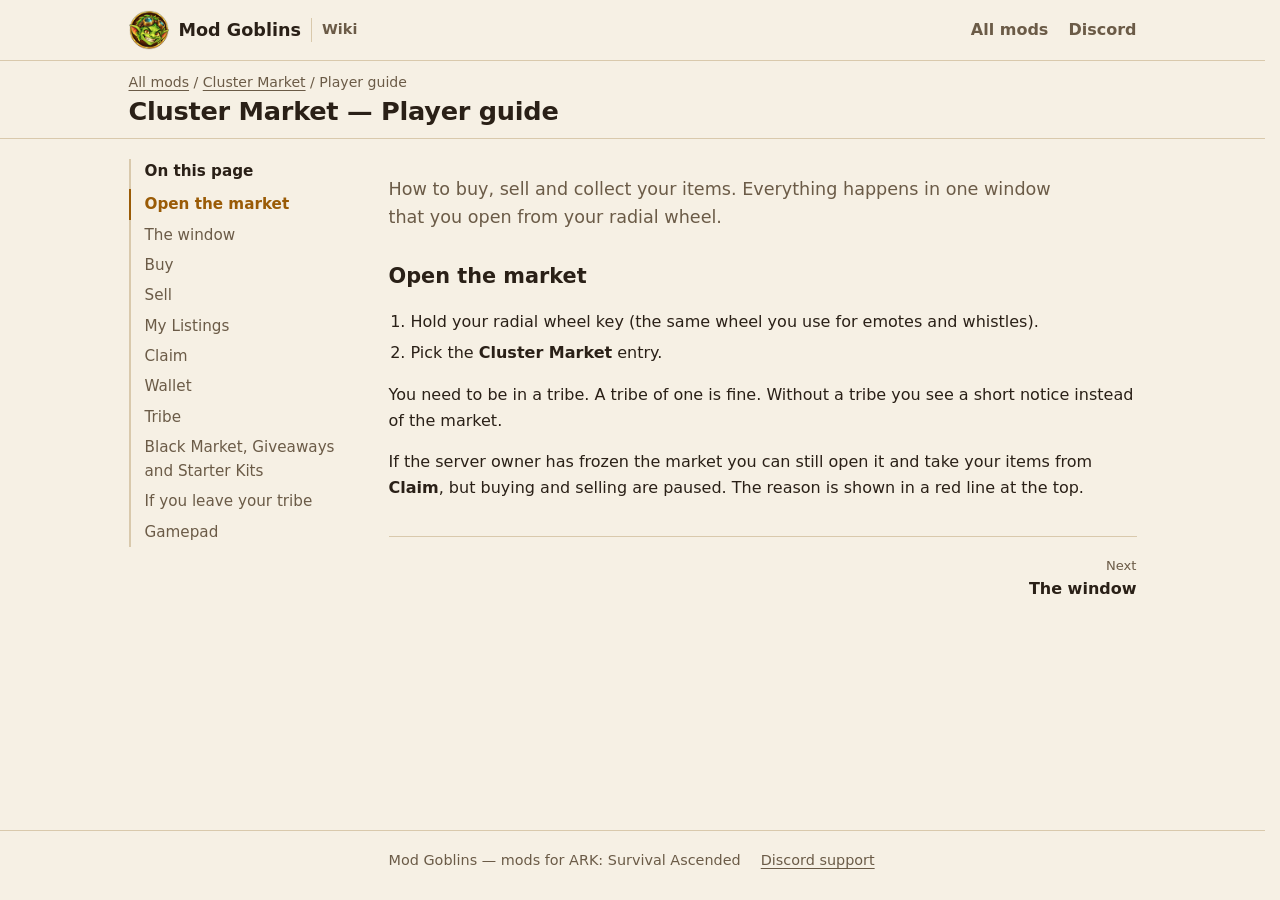
<file: NL-cluster-market/player/index.html>
<!doctype html>
<html lang="en">
<head>
<meta charset="utf-8">
<meta name="viewport" content="width=device-width, initial-scale=1">
<title>Cluster Market Player guide — Mod Goblins Wiki</title>
<meta name="description" content="How to use Cluster Market as a player: buy, sell, claim, wallet and tribe.">
<link rel="icon" href="../../assets/favicon.png">
<link rel="stylesheet" href="../../assets/site.css?v=9">
</head>
<body>
<div class="sticky">
<header class="top">
  <div class="wrap">
    <a class="brand" href="../../"><img src="../../assets/mg-icon.png" alt="" width="40" height="40">Mod Goblins <small>Wiki</small></a>
    <nav aria-label="Site">
      <a href="../../">All mods</a>
      <a href="https://discord.gg/modgoblins">Discord</a>
    </nav>
  </div>
</header>
<div class="pagehead">
  <div class="wrap">
    <p class="crumbs"><a href="../../">All mods</a> / <a href="../">Cluster Market</a> / Player guide</p>
    <h1>Cluster Market — Player guide</h1>
  </div>
</div>
</div>
<main class="wrap">
  <div class="guide">
    <nav class="toc" aria-label="On this page">
      <div class="toc-in">
      <strong>On this page</strong>
      <ol>
      <li><a href="#open">Open the market</a></li>
      <li><a href="#window">The window</a></li>
      <li><a href="#buy">Buy</a></li>
      <li><a href="#sell">Sell</a></li>
      <li><a href="#listings">My Listings</a></li>
      <li><a href="#claim">Claim</a></li>
      <li><a href="#wallet">Wallet</a></li>
      <li><a href="#tribe">Tribe</a></li>
      <li><a href="#rewards">Black Market, Giveaways and Starter Kits</a></li>
      <li><a href="#leave">If you leave your tribe</a></li>
      <li><a href="#pad">Gamepad</a></li>
      </ol>
      </div>
    </nav>
    <article>
    <div class="intro">
      <p class="lead">How to buy, sell and collect your items. Everything happens in one window that you open from your radial wheel.</p>

    </div>
    <section class="sec" id="open">
    <h2>Open the market</h2>
    <ol class="steps">
      <li>Hold your radial wheel key (the same wheel you use for emotes and whistles).</li>
      <li>Pick the <strong>Cluster Market</strong> entry.</li>
    </ol>
    <p>You need to be in a tribe. A tribe of one is fine. Without a tribe you see a short notice instead of the market.</p>
    <p>If the server owner has frozen the market you can still open it and take your items from <strong>Claim</strong>, but buying and selling are paused. The reason is shown in a red line at the top.</p>
    </section>
    <section class="sec" id="window">
    <h2>The window</h2>
    <ul>
      <li><strong>Menu on the left:</strong> Market, Sell, My Listings, Claim, Wallet, Black Market, Giveaways, Starter Kits and Tribe.</li>
      <li><strong>Top bar:</strong> your tribe's balances and your own balances, one number per currency.</li>
      <li><strong>Bell:</strong> your notifications. A number shows how many are unread.</li>
      <li><strong>Warning sign:</strong> things you should know about, for example items that will soon be removed from Claim.</li>
      <li><strong>Bottom bar:</strong> interface size (S, M, L, XL), <strong>Reduce animations</strong> and <strong>Flip cards on hover</strong>. These are your own settings.</li>
    </ul>
    </section>
    <section class="sec" id="buy">
    <h2>Buy</h2>
    <figure><a href="../img/market.webp"><img src="../img/market.webp" alt="The Market page with two listings" width="1600" height="930" loading="lazy"></a><figcaption>Market: search and filters at the top, one card per listing.</figcaption></figure>
    <ol class="steps">
      <li>Open <strong>Market</strong>. Use the search box, the category row, and the currency, sort, quality and seller filters to find what you want.</li>
      <li>Hover a card to preview it. Click it to pin its details on the right.</li>
      <li>For a stack, choose the quantity. You can buy only part of a stack.</li>
      <li>Choose <strong>Pay from</strong>: your personal wallet or the tribe wallet.</li>
      <li>Press <strong>Buy</strong> and confirm.</li>
    </ol>
    <p>What you buy never drops straight into your inventory. It waits in <strong>Claim</strong>.</p>
    <p>You cannot buy your own listing or a listing of your own tribe. Those cards are marked <strong>YOUR LISTING</strong> or <strong>YOUR TRIBE LISTING</strong>.</p>
    <h3>Reading a creature card</h3>
    <p>Creatures are sold inside cryopods. The card shows the species, level and gender, the six colour regions, maternal and paternal mutations, and the points in each stat. The details panel adds traits, the saddle and the full stat list.</p>
    </section>
    <section class="sec" id="sell">
    <h2>Sell</h2>
    <figure><a href="../img/sell.webp"><img src="../img/sell.webp" alt="The Sell page showing the items in the inventory" width="1600" height="930" loading="lazy"></a><figcaption>Sell: the items in your inventory that can be listed.</figcaption></figure>
    <ol class="steps">
      <li>Open <strong>Sell</strong>. It shows the items in your inventory that can be listed.</li>
      <li>Click the item.</li>
      <li>Set the quantity, the price for one piece and the currency.</li>
      <li>Choose <strong>List as</strong>: personal (the money goes to your wallet) or tribe (the money goes to the tribe wallet).</li>
      <li>Check the summary: listing fee, sales tax and what you receive. Press <strong>List</strong> and confirm.</li>
    </ol>
    <p>The item leaves your inventory when it is listed. If it does not sell before the listing ends, it comes back to Claim.</p>
    <ul>
      <li>Some items cannot be listed: currency coins, items the admins have banned, and items that cannot leave your inventory.</li>
      <li>Admins can set a lowest and highest price for an item. The form shows the allowed range.</li>
      <li>A cryopod marked <strong>LEVELS NOT READ</strong> holds a creature that was stored before the mod was installed. Click it and press <strong>Read creature levels</strong> once, then it can be listed.</li>
    </ul>
    </section>
    <section class="sec" id="listings">
    <h2>My Listings</h2>
    <figure><a href="../img/my-listings.webp"><img src="../img/my-listings.webp" alt="The My Listings page" width="1600" height="930" loading="lazy"></a><figcaption>My Listings: Active, Sold, Cancelled and Expired.</figcaption></figure>
    <p>Your listings and your tribe's listings, in four tabs: <strong>Active</strong>, <strong>Sold</strong>, <strong>Cancelled</strong> and <strong>Expired</strong>.</p>
    <p>To take a listing down, click it and press <strong>Cancel</strong>. The item goes to Claim. Cancelling a tribe listing needs the Cancel permission in your tribe.</p>
    </section>
    <section class="sec" id="claim">
    <h2>Claim</h2>
    <figure><a href="../img/claim.webp"><img src="../img/claim.webp" alt="The Claim page with one waiting item" width="1600" height="930" loading="lazy"></a><figcaption>Claim: each card shows how long the item will wait.</figcaption></figure>
    <p>Everything you receive waits here: purchases, cancelled and expired listings, rewards, admin gifts and withdrawn coins.</p>
    <ol class="steps">
      <li>Open <strong>Claim</strong>.</li>
      <li>Click the item and press <strong>Claim</strong>.</li>
    </ol>
    <ul>
      <li>Items wait for a limited time, 30 days unless your server changed it. The card shows the time left, and you get a warning before the end.</li>
      <li>If your inventory is full the item stays in Claim.</li>
      <li>Tribe items can be claimed by tribe members with the Claim permission. Personal items only by you.</li>
    </ul>
    </section>
    <section class="sec" id="wallet">
    <h2>Wallet</h2>
    <figure><a href="../img/wallet.webp"><img src="../img/wallet.webp" alt="The Wallet page" width="1600" height="930" loading="lazy"></a><figcaption>Wallet: balances on the left, actions on the right.</figcaption></figure>
    <p>You have two wallets: the <strong>tribe wallet</strong>, shared with your tribe, and your <strong>personal wallet</strong>. Pick one at the top of the right side; the boxes below work on the wallet you picked.</p>
    <ul>
      <li><strong>Deposit coins:</strong> turn coin items from your inventory into wallet balance.</li>
      <li><strong>Withdraw coins:</strong> turn balance back into coin items. They arrive in Claim. Your server may take a fee or set a daily limit.</li>
      <li><strong>Exchange:</strong> swap one currency for another, if your server has set a rate.</li>
      <li><strong>Send:</strong> send currency to another tribe or player.</li>
    </ul>
    <p>Some servers pay <strong>online income</strong> for time you spend actively playing. The Wallet page shows the amount and a countdown to the next payment. If you stand still for too long the income pauses and a notice tells you to move.</p>
    <p>Using the tribe wallet needs permission from your tribe owner. Depositing is always allowed.</p>
    </section>
    <section class="sec" id="tribe">
    <h2>Tribe</h2>
    <figure><a href="../img/tribe.webp"><img src="../img/tribe.webp" alt="The Tribe page" width="1600" height="930" loading="lazy"></a><figcaption>Tribe: members, your permissions, the Tribe Log and settings.</figcaption></figure>
    <ul>
      <li><strong>Members:</strong> who is in the tribe, their role and whether they are online. Your own permissions are listed on the right.</li>
      <li><strong>Tribe Log:</strong> who bought, sold, claimed or moved money, with filters and search.</li>
      <li><strong>Settings:</strong> the tribe owner decides what each member may do with tribe money and items: Spend, List, Cancel, Withdraw, Exchange, Transfer, Claim, View log and Manage permissions.</li>
    </ul>
    <p>New members start with the tribe's default permissions. Personal wallet, personal listings and personal claims never need a permission.</p>
    </section>
    <section class="sec" id="rewards">
    <h2>Black Market, Giveaways and Starter Kits</h2>
    <p>These pages are filled by your server's admins.</p>
    <ul>
      <li><strong>Black Market:</strong> special offers at a fixed price. Stock can be limited and the offers can change on a timer.</li>
      <li><strong>Giveaways:</strong> rewards that are free, cost currency, or ask you to hand in items. For a hand-in giveaway you can bring the items in several visits; the page shows your progress.</li>
      <li><strong>Starter Kits:</strong> kits you can take once, or again after a waiting time. Some need a minimum level.</li>
    </ul>
    <p>Everything you take from these pages goes to Claim.</p>
    </section>
    <section class="sec" id="leave">
    <h2>If you leave your tribe</h2>
    <ul>
      <li>Your personal listings are cancelled and the items go to your personal Claim.</li>
      <li>Your personal wallet stays yours.</li>
      <li>While you have no tribe, a box on your screen reminds you that items are waiting. Join or create a tribe, open the market, and claim them.</li>
      <li>If a tribe is disbanded, its wallet, listings and waiting items go to the last tribe owner.</li>
    </ul>
    </section>
    <section class="sec" id="pad">
    <h2>Gamepad</h2>
    <ul>
      <li>Move with the left stick or the D-pad, confirm with <kbd>A</kbd>, close with <kbd>B</kbd>.</li>
      <li><kbd>LB</kbd> and <kbd>RB</kbd> switch between pages.</li>
      <li>The right stick scrolls. <kbd>Y</kbd> flips an item card to show its back side.</li>
    </ul>
    </section>
    <nav class="pager" aria-label="Sections"></nav>
    </article>
  </div>
</main>
<footer>
  <div class="wrap">
    <span>Mod Goblins — mods for ARK: Survival Ascended</span>
    <a href="https://discord.gg/modgoblins">Discord support</a>
  </div>
</footer>
<script src="../../assets/site.js?v=5"></script>
</body>
</html>
</file>
<file: assets/site.css>
/* Mod Goblins wiki - shared styles. Plain CSS, no external files.
   Palette from the Mod Goblins logo: workshop brown, brass, goblin green. */
:root {
  --bg: #f6f0e4; --surface: #fffaf0; --surface-2: #ede2cd; --line: #d9c9ac;
  --text: #2a2017; --muted: #6b5b47; --brass: #9a5b06; --brass-ink: #fffaf0;
  --green: #476f1c; --note: #fdf0c8; --note-line: #dcbb5e; --code: #efe6d4;
  --wrap: 1040px;
}
@media (prefers-color-scheme: dark) {
  :root {
    --bg: #18130e; --surface: #211a13; --surface-2: #2c2319; --line: #3f3226;
    --text: #f3eadc; --muted: #b9a78e; --brass: #e7a83e; --brass-ink: #1b1307;
    --green: #9ccc55; --note: #2e2613; --note-line: #6b5720; --code: #2c2319;
  }
}
* { box-sizing: border-box; }
html { -webkit-text-size-adjust: 100%; scrollbar-gutter: stable; }
body {
  margin: 0; background: var(--bg); color: var(--text);
  font: 16px/1.6 "Segoe UI", system-ui, -apple-system, Roboto, Helvetica, Arial, sans-serif;
}
a { color: var(--brass); text-underline-offset: 3px; }
a:focus-visible { outline: 2px solid var(--brass); outline-offset: 2px; }
img { max-width: 100%; height: auto; }
.wrap { max-width: var(--wrap); margin: 0 auto; padding: 0 16px; }

/* top bar */
.top { border-bottom: 1px solid var(--line); position: sticky; top: 0; z-index: 10; background: var(--bg); }
.top .wrap { display: flex; flex-wrap: wrap; align-items: center; gap: 8px 20px; padding-top: 10px; padding-bottom: 10px; }
.brand { display: flex; align-items: center; gap: 10px; color: var(--text); text-decoration: none; font-weight: 800; font-size: 1.1rem; }
.brand img { width: 40px; height: 40px; display: block; }
.brand small { font-weight: 600; color: var(--muted); font-size: .9rem; border-left: 1px solid var(--line); padding-left: 10px; }
.top nav { display: flex; flex-wrap: wrap; gap: 4px 20px; margin-left: auto; }
.top nav a { color: var(--muted); text-decoration: none; font-weight: 600; }
.top nav a:hover, .top nav a[aria-current="page"] { color: var(--text); }

/* headings and text */
h1 { font-size: clamp(1.8rem, 4.2vw, 2.5rem); line-height: 1.15; letter-spacing: -.01em; margin: 8px 0 10px; }
h2 { font-size: 1.3rem; margin: 40px 0 12px; }
h3 { font-size: 1.05rem; margin: 24px 0 6px; }
.lead { font-size: 1.1rem; color: var(--muted); margin: 0; max-width: 62ch; }
.crumbs { margin: 0 0 4px; color: var(--muted); font-size: .9rem; }
.crumbs a { color: var(--muted); }
main.wrap { padding-top: 32px; padding-bottom: 64px; }
main p, main li { max-width: 75ch; }

/* home hero */
.hero { display: flex; flex-wrap: wrap; align-items: center; gap: 20px 32px; padding-bottom: 8px; }
.hero img { width: 140px; height: 140px; flex: none; }
.hero div { flex: 1 1 320px; }

/* mod list: one card per mod */
.mods { list-style: none; margin: 0; padding: 0; display: grid; grid-template-columns: repeat(auto-fill, minmax(280px, 1fr)); gap: 16px; }
.mods li { max-width: none; display: flex; flex-direction: column; gap: 6px; background: var(--surface); border: 1px solid var(--line); border-top: 4px solid var(--brass); border-radius: 6px; padding: 16px 18px; }
.mods h3 { margin: 0; font-size: 1.12rem; line-height: 1.3; }
.mods h3 a { color: var(--text); text-decoration: none; }
.mods h3 a:hover { color: var(--brass); }
.mods p { margin: 0; color: var(--muted); }
.mods .go { margin-top: auto; padding-top: 12px; display: flex; flex-wrap: wrap; gap: 6px 18px; font-weight: 600; }

/* guide panels on a mod page */
.panels { display: grid; grid-template-columns: repeat(auto-fit, minmax(260px, 1fr)); gap: 16px; margin: 28px 0 0; padding: 0; list-style: none; }
.panel { display: block; height: 100%; background: var(--surface); border: 1px solid var(--line); border-left: 4px solid var(--brass); border-radius: 6px; padding: 16px 18px; color: var(--text); text-decoration: none; }
.panel:hover { background: var(--surface-2); }
.panel strong { display: block; font-size: 1.15rem; }
.panel span { color: var(--muted); }
.panels li { max-width: none; }
.panel .tag { display: inline-block; margin-top: 8px; font-size: .78rem; font-weight: 700; color: var(--green); }
.btn { display: inline-block; padding: 8px 14px; border-radius: 6px; background: var(--brass); color: var(--brass-ink); font-weight: 700; text-decoration: none; }

/* guide layout: contents list + article */
.guide { display: grid; grid-template-columns: 220px minmax(0, 1fr); gap: 40px; align-items: start; }
.toc { position: sticky; top: calc(var(--head-h, 80px) + 20px); font-size: .95rem; }
.toc strong { display: block; padding: 0 0 6px 14px; border-left: 2px solid var(--line); }
.toc ol { margin: 0; padding: 0; list-style: none; }
.toc { max-height: calc(100vh - var(--head-h, 80px) - 40px); overflow-y: auto; }
.toc li { margin: 0; }
.toc a { display: block; color: var(--muted); text-decoration: none; padding: 3px 0 3px 14px; border-left: 2px solid var(--line); }
.toc a[aria-current] { color: var(--brass); border-left-color: var(--brass); font-weight: 600; }
.toc a:hover { color: var(--brass); }
@media (max-width: 820px) { .guide { grid-template-columns: 1fr; gap: 20px; } .toc { position: static; max-height: none; } }

/* content blocks */
.note { background: var(--note); border: 1px solid var(--note-line); border-radius: 6px; padding: 12px 16px; margin: 16px 0; }
.note p { margin: 0; }
code, kbd { background: var(--code); border-radius: 4px; padding: 1px 6px; font: .92em ui-monospace, Consolas, monospace; }
figure { margin: 22px 0; padding: 10px 10px 0; background: var(--surface); border: 1px solid var(--line); border-top: 3px solid var(--brass); border-radius: 8px; }
figure a { display: block; cursor: zoom-in; }
figure img { display: block; width: 100%; height: auto; }
figcaption { color: var(--muted); font-size: .9rem; padding: 9px 4px 10px; }
@media (max-width: 600px) { figure { padding: 6px 6px 0; margin-left: -6px; margin-right: -6px; } }
.steps { padding-left: 22px; }
.steps li { margin: 6px 0; }
.table-wrap { overflow-x: auto; }
table { border-collapse: collapse; width: 100%; margin: 14px 0; }
th, td { text-align: left; padding: 8px 10px; border-bottom: 1px solid var(--line); vertical-align: top; }
th { color: var(--muted); font-size: .88rem; }

footer { border-top: 1px solid var(--line); color: var(--muted); font-size: .9rem; }
footer .wrap { padding-top: 18px; padding-bottom: 28px; display: flex; flex-wrap: wrap; gap: 6px 20px; }
footer a { color: var(--muted); }

/* guide pages */
article h2:first-child { margin-top: 0; }
article h2, article h3 { scroll-margin-top: 76px; }
@media (max-width: 600px) { article h2, article h3 { scroll-margin-top: 110px; } }
article h2 { border-top: 1px solid var(--line); padding-top: 28px; }
article h2:first-child { border-top: 0; padding-top: 0; }
article ul { padding-left: 22px; }
article li { margin: 4px 0; }
.guide { margin-top: 28px; }

/* guide pages: fixed top block + one section per view */
.sticky { position: sticky; top: 0; z-index: 10; background: var(--bg); border-bottom: 1px solid var(--line); }
.sticky .top { position: static; }
.pagehead .wrap { padding-top: 10px; padding-bottom: 12px; }
.pagehead .crumbs { margin: 0 0 2px; font-size: .88rem; }
.pagehead h1 { margin: 0; font-size: 1.6rem; line-height: 1.2; }
.sticky + main .guide { margin-top: 4px; }
.intro .lead { margin-top: 0; }
.paged article .sec h2 { border-top: 0; padding-top: 0; margin-top: 0; }
.paged article .intro + .sec h2 { margin-top: 28px; }
.pager { display: flex; justify-content: space-between; gap: 16px; margin-top: 36px; padding-top: 18px; border-top: 1px solid var(--line); }
.pager:empty { display: none; }
.pager a { display: block; text-decoration: none; color: var(--text); font-weight: 600; max-width: 48%; }
.pager a:hover { color: var(--brass); }
.pager a.next { text-align: right; margin-left: auto; }
.pager small { display: block; color: var(--muted); font-weight: 400; font-size: .82rem; }
@media (max-width: 600px) { .pagehead .crumbs { display: none; } .pagehead h1 { font-size: 1.15rem; } .pagehead .wrap { padding-top: 6px; padding-bottom: 8px; } }

/* the section list never moves: fixed beside the article on wide screens */
@media (min-width: 821px) {
  .paged .toc { position: static; max-height: none; overflow: visible; }
  .paged .toc-in { position: fixed; top: calc(var(--head-h, 140px) + 20px); width: 220px; max-height: calc(100vh - var(--head-h, 140px) - 40px - var(--foot-h, 68px)); overflow-y: auto; }
  /* short sections: the footer stays at the bottom of the window, below the list */
  .paged main.wrap { min-height: calc(100vh - var(--head-h, 140px) - var(--foot-h, 68px)); }
  .paged footer .wrap { padding-left: calc(220px + 40px + var(--gutter, 16px)); }
}
</file>
